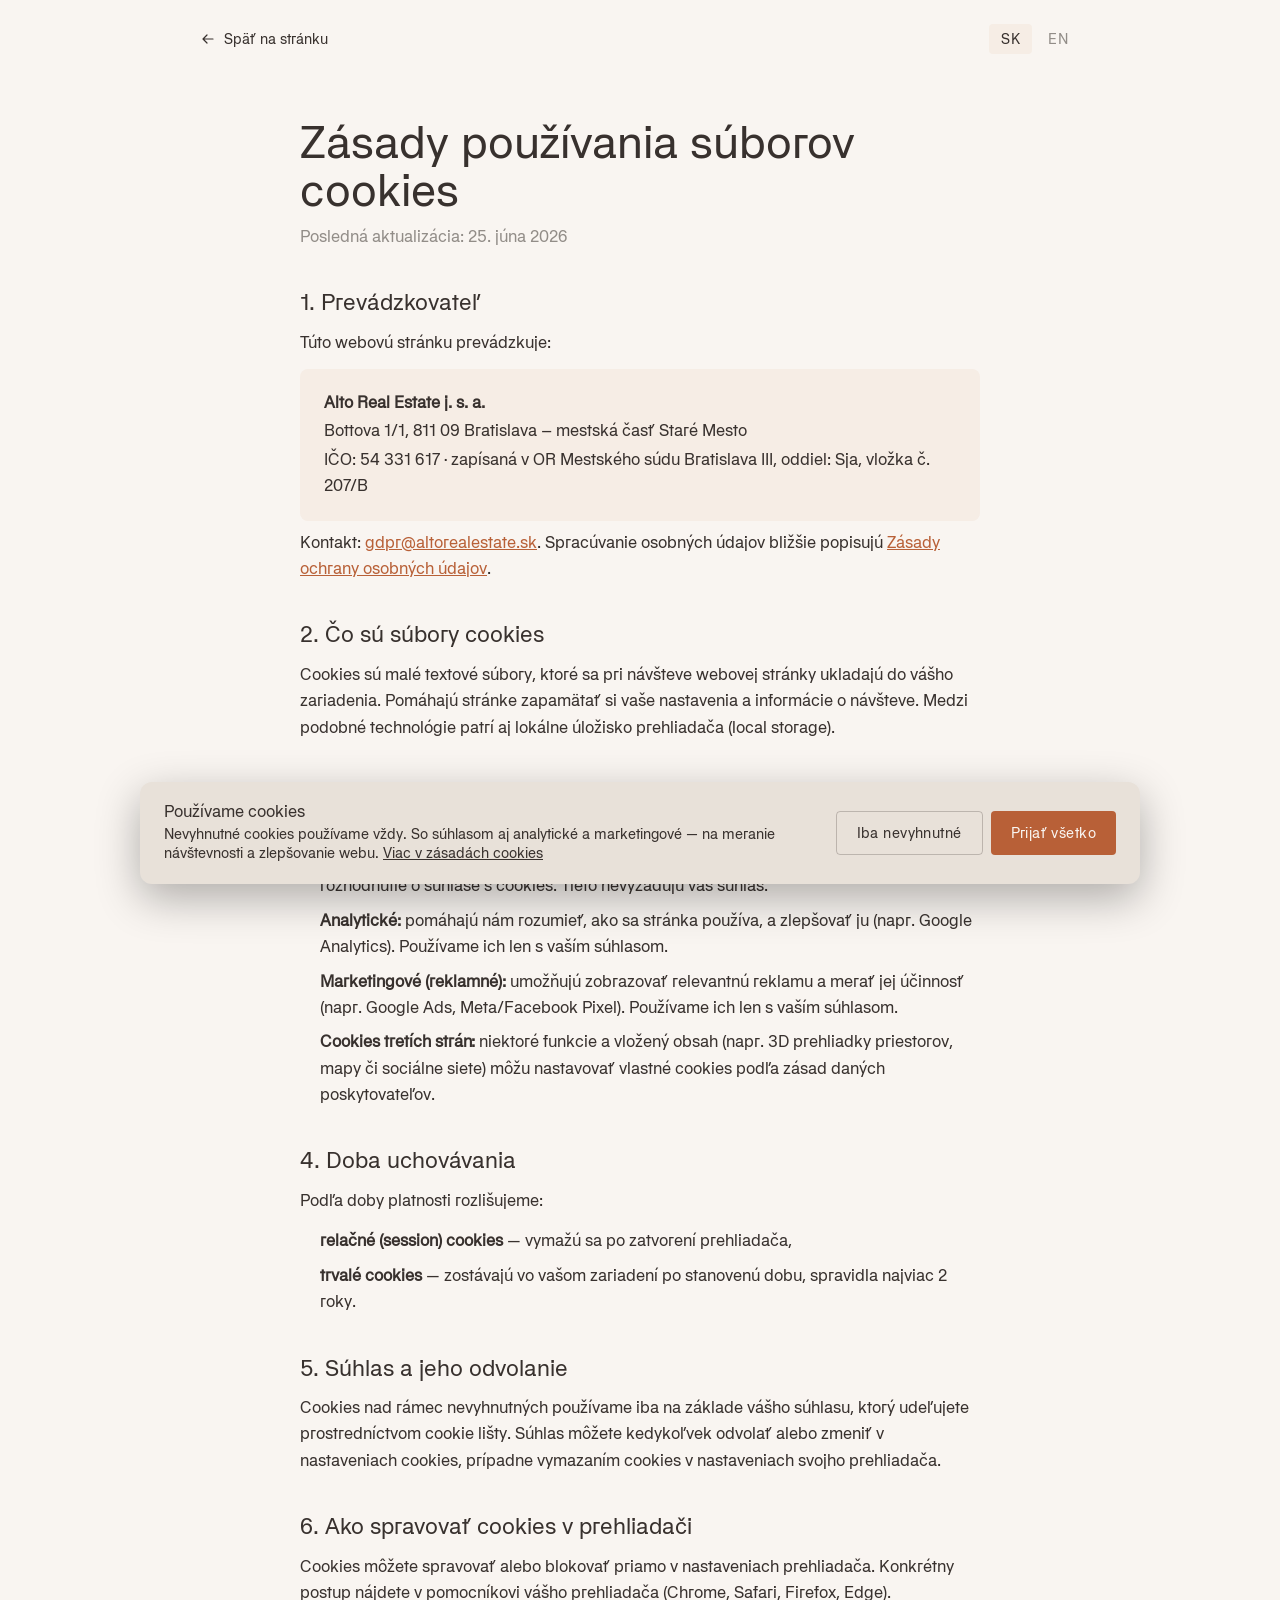
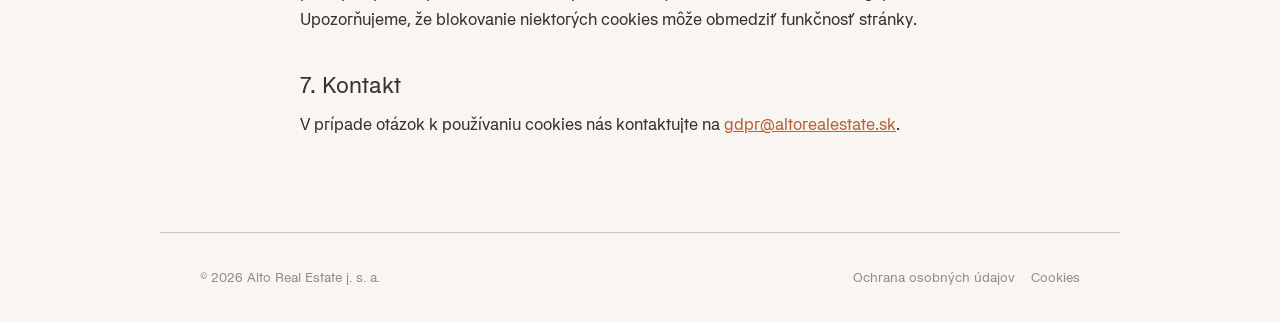
<file: cookies.html>
<!DOCTYPE html>
<html lang="sk">
<head>
  <meta charset="UTF-8" />
  <!-- Consent Mode v2 defaults — must run before Google Tag Manager -->
  <script>
    window.dataLayer=window.dataLayer||[];function gtag(){dataLayer.push(arguments);}
    gtag('consent','default',{ad_storage:'denied',ad_user_data:'denied',ad_personalization:'denied',analytics_storage:'denied',functionality_storage:'granted',security_storage:'granted',wait_for_update:500});
    try{if(localStorage.getItem('jt-consent')==='granted'){gtag('consent','update',{ad_storage:'granted',ad_user_data:'granted',ad_personalization:'granted',analytics_storage:'granted'});}}catch(e){}
  </script>
  <!-- Google Tag Manager -->
  <script>(function(w,d,s,l,i){w[l]=w[l]||[];w[l].push({'gtm.start':
  new Date().getTime(),event:'gtm.js'});var f=d.getElementsByTagName(s)[0],
  j=d.createElement(s),dl=l!='dataLayer'?'&l='+l:'';j.async=true;j.src=
  'https://www.googletagmanager.com/gtm.js?id='+i+dl;f.parentNode.insertBefore(j,f);
  })(window,document,'script','dataLayer','GTM-TXMT3TKH');</script>
  <!-- End Google Tag Manager -->
  <meta name="viewport" content="width=device-width, initial-scale=1.0" />
  <meta name="theme-color" content="#f9f5f1" />
  <meta name="robots" content="index, follow" />
  <title>Zásady používania cookies — Jurkovičova Tepláreň</title>
  <link rel="stylesheet" href="css/styles.css?v=20261118" />
</head>
<body class="legal-body" data-title-sk="Zásady používania cookies — Jurkovičova Tepláreň" data-title-en="Cookie Policy — Jurkovičova Tepláreň">
  <!-- Google Tag Manager (noscript) -->
  <noscript><iframe src="https://www.googletagmanager.com/ns.html?id=GTM-TXMT3TKH"
  height="0" width="0" style="display:none;visibility:hidden"></iframe></noscript>
  <!-- End Google Tag Manager (noscript) -->

  <header class="legal-header">
    <a class="legal-header__back" href="index.html">
      <svg viewBox="0 0 16 16" width="16" height="16" fill="none" aria-hidden="true"><path d="M13 8H3M7 4 3 8l4 4" stroke="currentColor" stroke-width="1.2" stroke-linecap="round" stroke-linejoin="round"/></svg>
      <span data-sk="Späť na stránku" data-en="Back to site">Späť na stránku</span>
    </a>
    <div class="legal-lang">
      <button class="lang-btn is-active" type="button" data-doc-set="sk">SK</button>
      <button class="lang-btn" type="button" data-doc-set="en">EN</button>
    </div>
  </header>

  <main class="legal">
    <!-- ============================ SK ============================ -->
    <div class="legal__doc" data-doc-lang="sk">
      <h1>Zásady používania súborov cookies</h1>
      <p class="legal__updated">Posledná aktualizácia: 25. júna 2026</p>

      <h2>1. Prevádzkovateľ</h2>
      <p>Túto webovú stránku prevádzkuje:</p>
      <div class="legal__entity">
        <p><strong>Alto Real Estate j. s. a.</strong></p>
        <p>Bottova 1/1, 811 09 Bratislava – mestská časť Staré Mesto</p>
        <p>IČO: 54 331 617 · zapísaná v OR Mestského súdu Bratislava III, oddiel: Sja, vložka č. 207/B</p>
      </div>
      <p>Kontakt: <a href="mailto:gdpr@altorealestate.sk">gdpr@altorealestate.sk</a>. Spracúvanie osobných údajov bližšie popisujú <a href="privacy.html">Zásady ochrany osobných údajov</a>.</p>

      <h2>2. Čo sú súbory cookies</h2>
      <p>Cookies sú malé textové súbory, ktoré sa pri návšteve webovej stránky ukladajú do vášho zariadenia. Pomáhajú stránke zapamätať si vaše nastavenia a informácie o návšteve. Medzi podobné technológie patrí aj lokálne úložisko prehliadača (local storage).</p>

      <h2>3. Aké cookies a technológie používame</h2>
      <ul>
        <li><strong>Nevyhnutné (technické):</strong> potrebné na správne fungovanie stránky. Naša stránka napríklad ukladá vašu voľbu jazyka (SK/EN) do lokálneho úložiska prehliadača a uchováva vaše rozhodnutie o súhlase s cookies. Tieto nevyžadujú váš súhlas.</li>
        <li><strong>Analytické:</strong> pomáhajú nám rozumieť, ako sa stránka používa, a zlepšovať ju (napr. Google Analytics). Používame ich len s vaším súhlasom.</li>
        <li><strong>Marketingové (reklamné):</strong> umožňujú zobrazovať relevantnú reklamu a merať jej účinnosť (napr. Google Ads, Meta/Facebook Pixel). Používame ich len s vaším súhlasom.</li>
        <li><strong>Cookies tretích strán:</strong> niektoré funkcie a vložený obsah (napr. 3D prehliadky priestorov, mapy či sociálne siete) môžu nastavovať vlastné cookies podľa zásad daných poskytovateľov.</li>
      </ul>

      <h2>4. Doba uchovávania</h2>
      <p>Podľa doby platnosti rozlišujeme:</p>
      <ul>
        <li><strong>relačné (session) cookies</strong> — vymažú sa po zatvorení prehliadača,</li>
        <li><strong>trvalé cookies</strong> — zostávajú vo vašom zariadení po stanovenú dobu, spravidla najviac 2 roky.</li>
      </ul>

      <h2>5. Súhlas a jeho odvolanie</h2>
      <p>Cookies nad rámec nevyhnutných používame iba na základe vášho súhlasu, ktorý udeľujete prostredníctvom cookie lišty. Súhlas môžete kedykoľvek odvolať alebo zmeniť v nastaveniach cookies, prípadne vymazaním cookies v nastaveniach svojho prehliadača.</p>

      <h2>6. Ako spravovať cookies v prehliadači</h2>
      <p>Cookies môžete spravovať alebo blokovať priamo v nastaveniach prehliadača. Konkrétny postup nájdete v pomocníkovi vášho prehliadača (Chrome, Safari, Firefox, Edge). Upozorňujeme, že blokovanie niektorých cookies môže obmedziť funkčnosť stránky.</p>

      <h2>7. Kontakt</h2>
      <p>V prípade otázok k používaniu cookies nás kontaktujte na <a href="mailto:gdpr@altorealestate.sk">gdpr@altorealestate.sk</a>.</p>
    </div>

    <!-- ============================ EN ============================ -->
    <div class="legal__doc" data-doc-lang="en" hidden>
      <h1>Cookie Policy</h1>
      <p class="legal__updated">Last updated: 25 June 2026</p>

      <h2>1. Operator</h2>
      <p>This website is operated by:</p>
      <div class="legal__entity">
        <p><strong>Alto Real Estate j. s. a.</strong></p>
        <p>Bottova 1/1, 811 09 Bratislava – Staré Mesto, Slovakia</p>
        <p>Company ID (IČO): 54 331 617 · registered in the Commercial Register of the Bratislava III City Court, section: Sja, entry No. 207/B</p>
      </div>
      <p>Contact: <a href="mailto:gdpr@altorealestate.sk">gdpr@altorealestate.sk</a>. The processing of personal data is described in more detail in our <a href="privacy.html">Privacy Policy</a>.</p>

      <h2>2. What are cookies</h2>
      <p>Cookies are small text files stored on your device when you visit a website. They help the site remember your settings and information about your visit. Similar technologies include the browser's local storage.</p>

      <h2>3. Which cookies and technologies we use</h2>
      <ul>
        <li><strong>Necessary (technical):</strong> required for the site to work properly. For example, our site stores your language choice (SK/EN) in the browser's local storage and remembers your cookie consent decision. These do not require your consent.</li>
        <li><strong>Analytics:</strong> help us understand how the site is used and improve it (e.g. Google Analytics). We use them only with your consent.</li>
        <li><strong>Marketing (advertising):</strong> allow us to show relevant ads and measure their effectiveness (e.g. Google Ads, Meta/Facebook Pixel). We use them only with your consent.</li>
        <li><strong>Third-party cookies:</strong> some features and embedded content (e.g. 3D space tours, maps or social networks) may set their own cookies under the policies of those providers.</li>
      </ul>

      <h2>4. Retention period</h2>
      <p>By their validity we distinguish:</p>
      <ul>
        <li><strong>session cookies</strong> — deleted when you close your browser,</li>
        <li><strong>persistent cookies</strong> — remain on your device for a set period, usually no more than 2 years.</li>
      </ul>

      <h2>5. Consent and its withdrawal</h2>
      <p>We use cookies beyond the necessary ones only with your consent, given through the cookie bar. You can withdraw or change your consent at any time in the cookie settings, or by deleting cookies in your browser settings.</p>

      <h2>6. Managing cookies in your browser</h2>
      <p>You can manage or block cookies directly in your browser settings. You will find the exact steps in your browser's help (Chrome, Safari, Firefox, Edge). Please note that blocking some cookies may limit the functionality of the site.</p>

      <h2>7. Contact</h2>
      <p>If you have any questions about the use of cookies, contact us at <a href="mailto:gdpr@altorealestate.sk">gdpr@altorealestate.sk</a>.</p>
    </div>
  </main>

  <footer class="legal-footer">
    <p>© 2026 Alto Real Estate j. s. a.</p>
    <nav>
      <a href="privacy.html" data-sk="Ochrana osobných údajov" data-en="Privacy Policy">Ochrana osobných údajov</a>
      <a href="cookies.html" data-sk="Cookies" data-en="Cookies">Cookies</a>
    </nav>
  </footer>

  <script>
    (function () {
      var KEY = "jt-lang";
      var body = document.body;
      function current() { return localStorage.getItem(KEY) === "en" ? "en" : "sk"; }
      function show(l) {
        document.documentElement.lang = l;
        document.title = body.getAttribute("data-title-" + l) || document.title;
        document.querySelectorAll("[data-doc-lang]").forEach(function (el) {
          el.hidden = el.getAttribute("data-doc-lang") !== l;
        });
        document.querySelectorAll("[data-sk][data-en]").forEach(function (el) {
          el.textContent = el.getAttribute("data-" + l);
        });
        document.querySelectorAll(".legal-lang .lang-btn").forEach(function (b) {
          b.classList.toggle("is-active", b.getAttribute("data-doc-set") === l);
        });
      }
      document.querySelectorAll(".legal-lang .lang-btn").forEach(function (b) {
        b.addEventListener("click", function () {
          var l = b.getAttribute("data-doc-set");
          try { localStorage.setItem(KEY, l); } catch (e) {}
          show(l);
        });
      });
      show(current());
    })();
  </script>
  <script src="js/consent.js"></script>
</body>
</html>
</file>
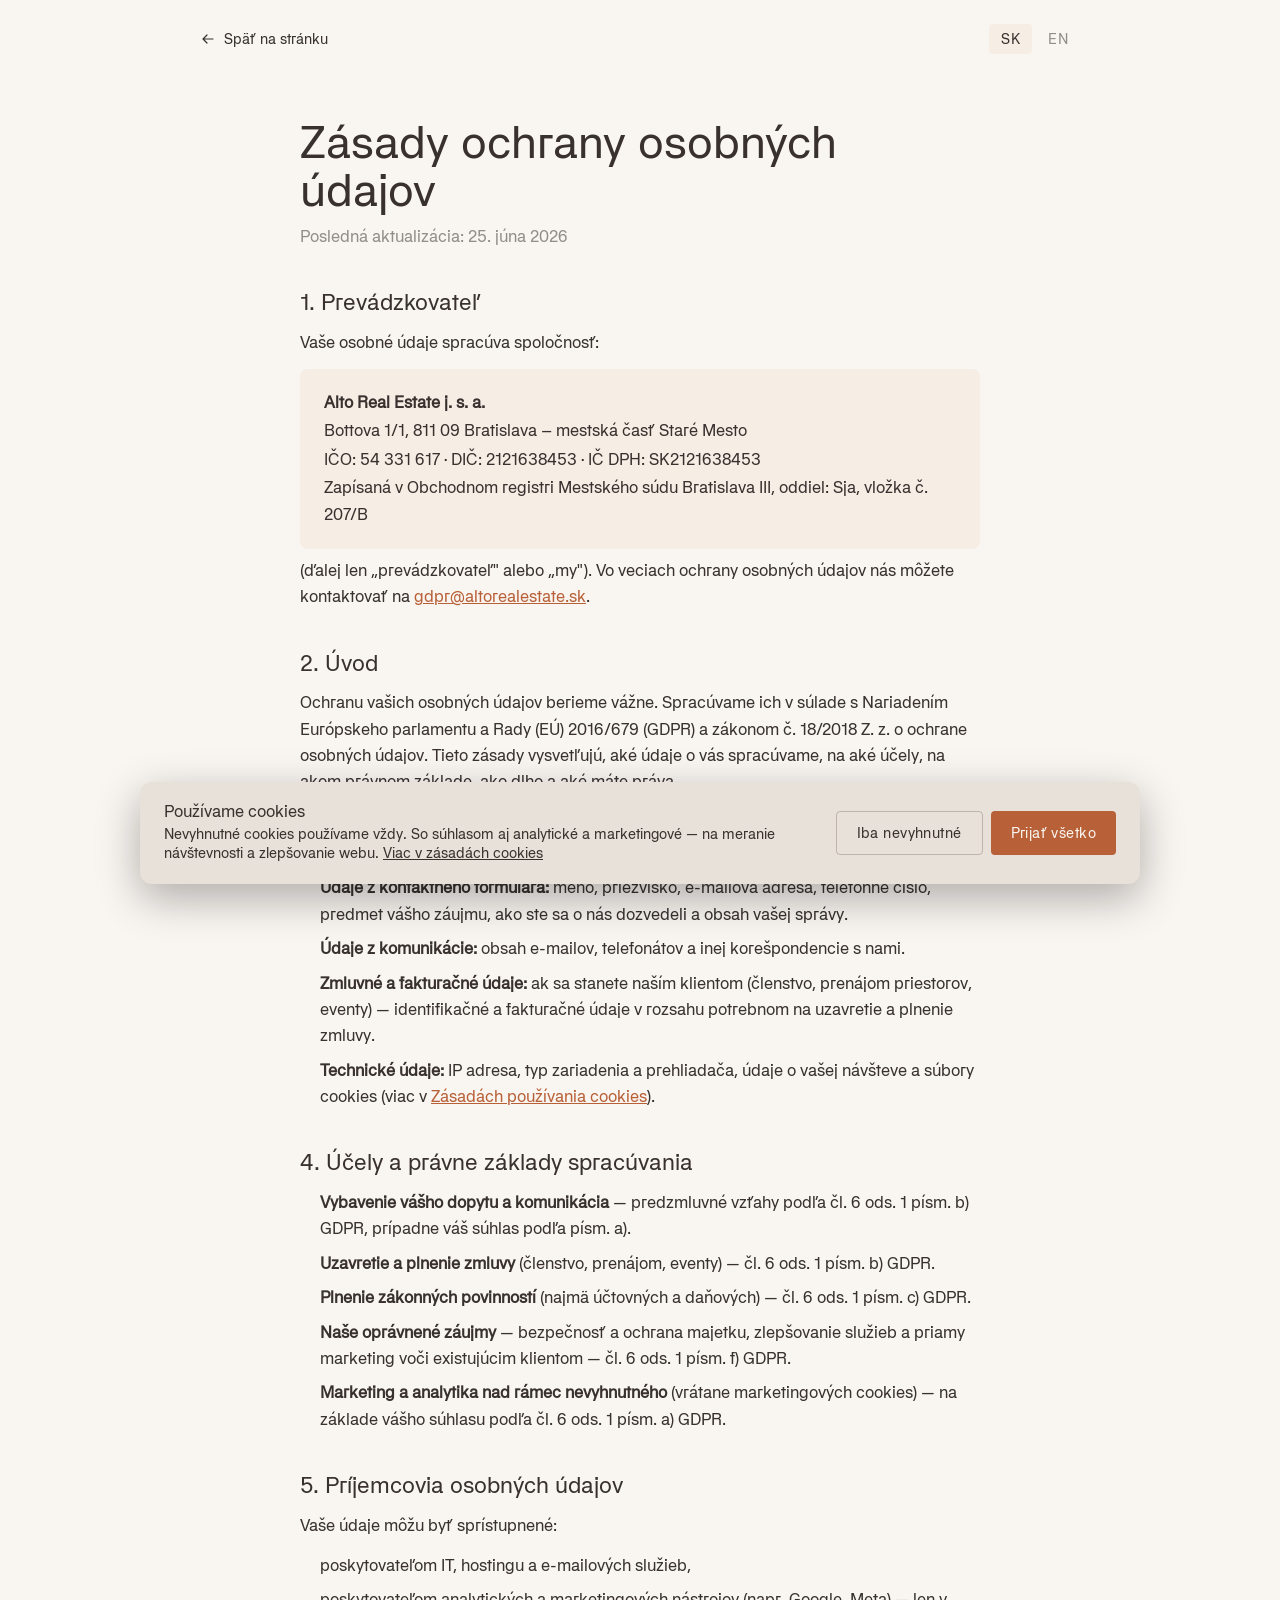
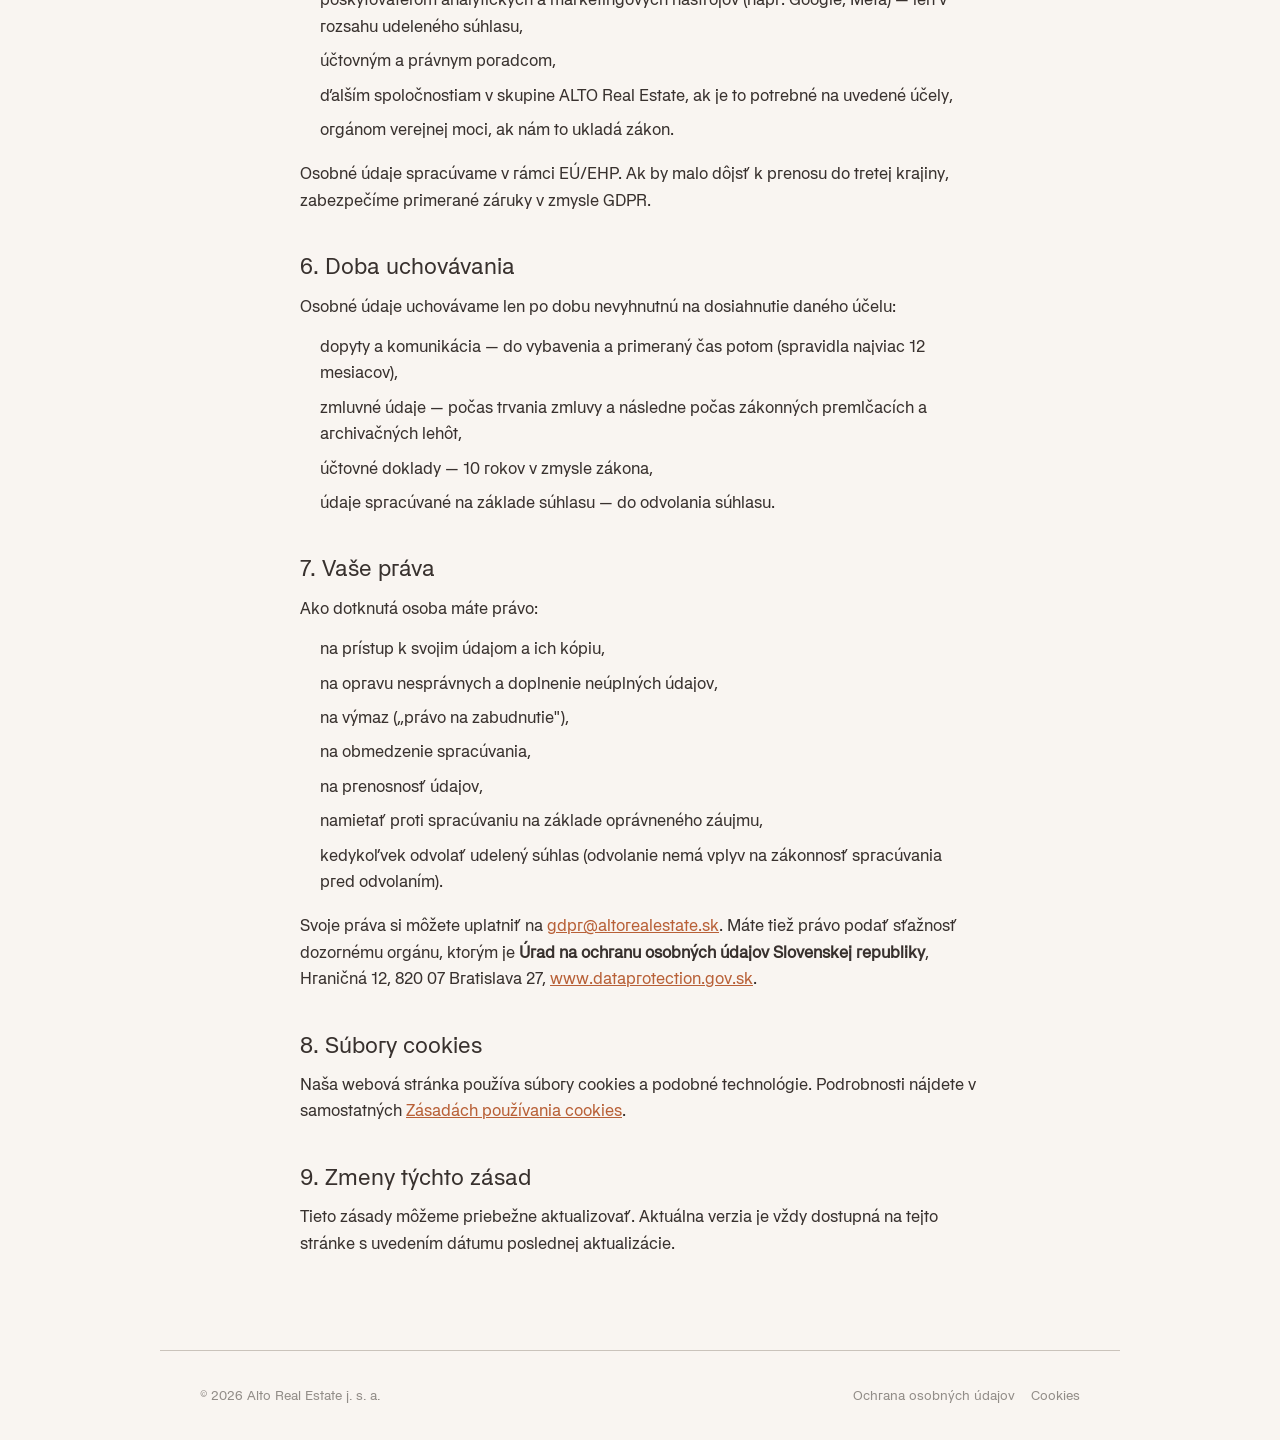
<file: privacy.html>
<!DOCTYPE html>
<html lang="sk">
<head>
  <meta charset="UTF-8" />
  <!-- Consent Mode v2 defaults — must run before Google Tag Manager -->
  <script>
    window.dataLayer=window.dataLayer||[];function gtag(){dataLayer.push(arguments);}
    gtag('consent','default',{ad_storage:'denied',ad_user_data:'denied',ad_personalization:'denied',analytics_storage:'denied',functionality_storage:'granted',security_storage:'granted',wait_for_update:500});
    try{if(localStorage.getItem('jt-consent')==='granted'){gtag('consent','update',{ad_storage:'granted',ad_user_data:'granted',ad_personalization:'granted',analytics_storage:'granted'});}}catch(e){}
  </script>
  <!-- Google Tag Manager -->
  <script>(function(w,d,s,l,i){w[l]=w[l]||[];w[l].push({'gtm.start':
  new Date().getTime(),event:'gtm.js'});var f=d.getElementsByTagName(s)[0],
  j=d.createElement(s),dl=l!='dataLayer'?'&l='+l:'';j.async=true;j.src=
  'https://www.googletagmanager.com/gtm.js?id='+i+dl;f.parentNode.insertBefore(j,f);
  })(window,document,'script','dataLayer','GTM-TXMT3TKH');</script>
  <!-- End Google Tag Manager -->
  <meta name="viewport" content="width=device-width, initial-scale=1.0" />
  <meta name="theme-color" content="#f9f5f1" />
  <meta name="robots" content="index, follow" />
  <title>Zásady ochrany osobných údajov — Jurkovičova Tepláreň</title>
  <link rel="stylesheet" href="css/styles.css?v=20261118" />
</head>
<body class="legal-body" data-title-sk="Zásady ochrany osobných údajov — Jurkovičova Tepláreň" data-title-en="Privacy Policy — Jurkovičova Tepláreň">
  <!-- Google Tag Manager (noscript) -->
  <noscript><iframe src="https://www.googletagmanager.com/ns.html?id=GTM-TXMT3TKH"
  height="0" width="0" style="display:none;visibility:hidden"></iframe></noscript>
  <!-- End Google Tag Manager (noscript) -->

  <header class="legal-header">
    <a class="legal-header__back" href="index.html">
      <svg viewBox="0 0 16 16" width="16" height="16" fill="none" aria-hidden="true"><path d="M13 8H3M7 4 3 8l4 4" stroke="currentColor" stroke-width="1.2" stroke-linecap="round" stroke-linejoin="round"/></svg>
      <span data-sk="Späť na stránku" data-en="Back to site">Späť na stránku</span>
    </a>
    <div class="legal-lang">
      <button class="lang-btn is-active" type="button" data-doc-set="sk">SK</button>
      <button class="lang-btn" type="button" data-doc-set="en">EN</button>
    </div>
  </header>

  <main class="legal">
    <!-- ============================ SK ============================ -->
    <div class="legal__doc" data-doc-lang="sk">
      <h1>Zásady ochrany osobných údajov</h1>
      <p class="legal__updated">Posledná aktualizácia: 25. júna 2026</p>

      <h2>1. Prevádzkovateľ</h2>
      <p>Vaše osobné údaje spracúva spoločnosť:</p>
      <div class="legal__entity">
        <p><strong>Alto Real Estate j. s. a.</strong></p>
        <p>Bottova 1/1, 811 09 Bratislava – mestská časť Staré Mesto</p>
        <p>IČO: 54 331 617 · DIČ: 2121638453 · IČ DPH: SK2121638453</p>
        <p>Zapísaná v Obchodnom registri Mestského súdu Bratislava III, oddiel: Sja, vložka č. 207/B</p>
      </div>
      <p>(ďalej len „prevádzkovateľ" alebo „my"). Vo veciach ochrany osobných údajov nás môžete kontaktovať na <a href="mailto:gdpr@altorealestate.sk">gdpr@altorealestate.sk</a>.</p>

      <h2>2. Úvod</h2>
      <p>Ochranu vašich osobných údajov berieme vážne. Spracúvame ich v súlade s Nariadením Európskeho parlamentu a Rady (EÚ) 2016/679 (GDPR) a zákonom č. 18/2018 Z. z. o ochrane osobných údajov. Tieto zásady vysvetľujú, aké údaje o vás spracúvame, na aké účely, na akom právnom základe, ako dlho a aké máte práva.</p>

      <h2>3. Aké osobné údaje spracúvame</h2>
      <ul>
        <li><strong>Údaje z kontaktného formulára:</strong> meno, priezvisko, e-mailová adresa, telefónne číslo, predmet vášho záujmu, ako ste sa o nás dozvedeli a obsah vašej správy.</li>
        <li><strong>Údaje z komunikácie:</strong> obsah e-mailov, telefonátov a inej korešpondencie s nami.</li>
        <li><strong>Zmluvné a fakturačné údaje:</strong> ak sa stanete naším klientom (členstvo, prenájom priestorov, eventy) — identifikačné a fakturačné údaje v rozsahu potrebnom na uzavretie a plnenie zmluvy.</li>
        <li><strong>Technické údaje:</strong> IP adresa, typ zariadenia a prehliadača, údaje o vašej návšteve a súbory cookies (viac v <a href="cookies.html">Zásadách používania cookies</a>).</li>
      </ul>

      <h2>4. Účely a právne základy spracúvania</h2>
      <ul>
        <li><strong>Vybavenie vášho dopytu a komunikácia</strong> — predzmluvné vzťahy podľa čl. 6 ods. 1 písm. b) GDPR, prípadne váš súhlas podľa písm. a).</li>
        <li><strong>Uzavretie a plnenie zmluvy</strong> (členstvo, prenájom, eventy) — čl. 6 ods. 1 písm. b) GDPR.</li>
        <li><strong>Plnenie zákonných povinností</strong> (najmä účtovných a daňových) — čl. 6 ods. 1 písm. c) GDPR.</li>
        <li><strong>Naše oprávnené záujmy</strong> — bezpečnosť a ochrana majetku, zlepšovanie služieb a priamy marketing voči existujúcim klientom — čl. 6 ods. 1 písm. f) GDPR.</li>
        <li><strong>Marketing a analytika nad rámec nevyhnutného</strong> (vrátane marketingových cookies) — na základe vášho súhlasu podľa čl. 6 ods. 1 písm. a) GDPR.</li>
      </ul>

      <h2>5. Príjemcovia osobných údajov</h2>
      <p>Vaše údaje môžu byť sprístupnené:</p>
      <ul>
        <li>poskytovateľom IT, hostingu a e-mailových služieb,</li>
        <li>poskytovateľom analytických a marketingových nástrojov (napr. Google, Meta) — len v rozsahu udeleného súhlasu,</li>
        <li>účtovným a právnym poradcom,</li>
        <li>ďalším spoločnostiam v skupine ALTO Real Estate, ak je to potrebné na uvedené účely,</li>
        <li>orgánom verejnej moci, ak nám to ukladá zákon.</li>
      </ul>
      <p>Osobné údaje spracúvame v rámci EÚ/EHP. Ak by malo dôjsť k prenosu do tretej krajiny, zabezpečíme primerané záruky v zmysle GDPR.</p>

      <h2>6. Doba uchovávania</h2>
      <p>Osobné údaje uchovávame len po dobu nevyhnutnú na dosiahnutie daného účelu:</p>
      <ul>
        <li>dopyty a komunikácia — do vybavenia a primeraný čas potom (spravidla najviac 12 mesiacov),</li>
        <li>zmluvné údaje — počas trvania zmluvy a následne počas zákonných premlčacích a archivačných lehôt,</li>
        <li>účtovné doklady — 10 rokov v zmysle zákona,</li>
        <li>údaje spracúvané na základe súhlasu — do odvolania súhlasu.</li>
      </ul>

      <h2>7. Vaše práva</h2>
      <p>Ako dotknutá osoba máte právo:</p>
      <ul>
        <li>na prístup k svojim údajom a ich kópiu,</li>
        <li>na opravu nesprávnych a doplnenie neúplných údajov,</li>
        <li>na výmaz („právo na zabudnutie"),</li>
        <li>na obmedzenie spracúvania,</li>
        <li>na prenosnosť údajov,</li>
        <li>namietať proti spracúvaniu na základe oprávneného záujmu,</li>
        <li>kedykoľvek odvolať udelený súhlas (odvolanie nemá vplyv na zákonnosť spracúvania pred odvolaním).</li>
      </ul>
      <p>Svoje práva si môžete uplatniť na <a href="mailto:gdpr@altorealestate.sk">gdpr@altorealestate.sk</a>. Máte tiež právo podať sťažnosť dozornému orgánu, ktorým je <strong>Úrad na ochranu osobných údajov Slovenskej republiky</strong>, Hraničná 12, 820 07 Bratislava 27, <a href="https://www.dataprotection.gov.sk" target="_blank" rel="noopener">www.dataprotection.gov.sk</a>.</p>

      <h2>8. Súbory cookies</h2>
      <p>Naša webová stránka používa súbory cookies a podobné technológie. Podrobnosti nájdete v samostatných <a href="cookies.html">Zásadách používania cookies</a>.</p>

      <h2>9. Zmeny týchto zásad</h2>
      <p>Tieto zásady môžeme priebežne aktualizovať. Aktuálna verzia je vždy dostupná na tejto stránke s uvedením dátumu poslednej aktualizácie.</p>
    </div>

    <!-- ============================ EN ============================ -->
    <div class="legal__doc" data-doc-lang="en" hidden>
      <h1>Privacy Policy</h1>
      <p class="legal__updated">Last updated: 25 June 2026</p>

      <h2>1. Data controller</h2>
      <p>Your personal data is processed by:</p>
      <div class="legal__entity">
        <p><strong>Alto Real Estate j. s. a.</strong></p>
        <p>Bottova 1/1, 811 09 Bratislava – Staré Mesto, Slovakia</p>
        <p>Company ID (IČO): 54 331 617 · Tax ID (DIČ): 2121638453 · VAT ID: SK2121638453</p>
        <p>Registered in the Commercial Register of the Bratislava III City Court, section: Sja, entry No. 207/B</p>
      </div>
      <p>(the "controller" or "we"). For any data protection matters you can contact us at <a href="mailto:gdpr@altorealestate.sk">gdpr@altorealestate.sk</a>.</p>

      <h2>2. Introduction</h2>
      <p>We take the protection of your personal data seriously. We process it in accordance with Regulation (EU) 2016/679 of the European Parliament and of the Council (GDPR) and Act No. 18/2018 Coll. on the Protection of Personal Data. This policy explains what data we process, for what purposes, on what legal basis, for how long and what rights you have.</p>

      <h2>3. What personal data we process</h2>
      <ul>
        <li><strong>Contact form data:</strong> first name, surname, e-mail address, phone number, your area of interest, how you heard about us and the content of your message.</li>
        <li><strong>Communication data:</strong> the content of e-mails, calls and other correspondence with us.</li>
        <li><strong>Contract and billing data:</strong> if you become our client (membership, space rental, events) — identification and billing data to the extent needed to conclude and perform the contract.</li>
        <li><strong>Technical data:</strong> IP address, device and browser type, information about your visit and cookies (see the separate <a href="cookies.html">Cookie Policy</a>).</li>
      </ul>

      <h2>4. Purposes and legal bases</h2>
      <ul>
        <li><strong>Handling your enquiry and communicating with you</strong> — pre-contractual steps under Art. 6(1)(b) GDPR, or your consent under Art. 6(1)(a).</li>
        <li><strong>Conclusion and performance of a contract</strong> (membership, rental, events) — Art. 6(1)(b) GDPR.</li>
        <li><strong>Compliance with legal obligations</strong> (in particular accounting and tax) — Art. 6(1)(c) GDPR.</li>
        <li><strong>Our legitimate interests</strong> — security and protection of property, improving our services and direct marketing to existing clients — Art. 6(1)(f) GDPR.</li>
        <li><strong>Marketing and analytics beyond what is necessary</strong> (including marketing cookies) — based on your consent under Art. 6(1)(a) GDPR.</li>
      </ul>

      <h2>5. Recipients of personal data</h2>
      <p>Your data may be disclosed to:</p>
      <ul>
        <li>providers of IT, hosting and e-mail services,</li>
        <li>providers of analytics and marketing tools (e.g. Google, Meta) — only to the extent of the consent granted,</li>
        <li>accounting and legal advisors,</li>
        <li>other companies within the ALTO Real Estate group, where necessary for the stated purposes,</li>
        <li>public authorities where required by law.</li>
      </ul>
      <p>We process personal data within the EU/EEA. Should any transfer to a third country occur, we will ensure appropriate safeguards under the GDPR.</p>

      <h2>6. Retention period</h2>
      <p>We keep personal data only for as long as necessary to achieve the relevant purpose:</p>
      <ul>
        <li>enquiries and communication — until resolved and for a reasonable time afterwards (usually no more than 12 months),</li>
        <li>contract data — for the duration of the contract and subsequently for statutory limitation and archiving periods,</li>
        <li>accounting documents — 10 years as required by law,</li>
        <li>data processed based on consent — until consent is withdrawn.</li>
      </ul>

      <h2>7. Your rights</h2>
      <p>As a data subject you have the right:</p>
      <ul>
        <li>to access your data and obtain a copy,</li>
        <li>to rectify inaccurate and complete incomplete data,</li>
        <li>to erasure (the "right to be forgotten"),</li>
        <li>to restriction of processing,</li>
        <li>to data portability,</li>
        <li>to object to processing based on legitimate interest,</li>
        <li>to withdraw consent at any time (withdrawal does not affect the lawfulness of processing before withdrawal).</li>
      </ul>
      <p>You can exercise your rights at <a href="mailto:gdpr@altorealestate.sk">gdpr@altorealestate.sk</a>. You also have the right to lodge a complaint with the supervisory authority, the <strong>Office for Personal Data Protection of the Slovak Republic</strong>, Hraničná 12, 820 07 Bratislava 27, <a href="https://www.dataprotection.gov.sk" target="_blank" rel="noopener">www.dataprotection.gov.sk</a>.</p>

      <h2>8. Cookies</h2>
      <p>Our website uses cookies and similar technologies. Details are available in the separate <a href="cookies.html">Cookie Policy</a>.</p>

      <h2>9. Changes to this policy</h2>
      <p>We may update this policy from time to time. The current version is always available on this page, with the date of the last update.</p>
    </div>
  </main>

  <footer class="legal-footer">
    <p>© 2026 Alto Real Estate j. s. a.</p>
    <nav>
      <a href="privacy.html" data-sk="Ochrana osobných údajov" data-en="Privacy Policy">Ochrana osobných údajov</a>
      <a href="cookies.html" data-sk="Cookies" data-en="Cookies">Cookies</a>
    </nav>
  </footer>

  <script>
    (function () {
      var KEY = "jt-lang";
      var body = document.body;
      function current() { return localStorage.getItem(KEY) === "en" ? "en" : "sk"; }
      function show(l) {
        document.documentElement.lang = l;
        document.title = body.getAttribute("data-title-" + l) || document.title;
        document.querySelectorAll("[data-doc-lang]").forEach(function (el) {
          el.hidden = el.getAttribute("data-doc-lang") !== l;
        });
        document.querySelectorAll("[data-sk][data-en]").forEach(function (el) {
          el.textContent = el.getAttribute("data-" + l);
        });
        document.querySelectorAll(".legal-lang .lang-btn").forEach(function (b) {
          b.classList.toggle("is-active", b.getAttribute("data-doc-set") === l);
        });
      }
      document.querySelectorAll(".legal-lang .lang-btn").forEach(function (b) {
        b.addEventListener("click", function () {
          var l = b.getAttribute("data-doc-set");
          try { localStorage.setItem(KEY, l); } catch (e) {}
          show(l);
        });
      });
      show(current());
    })();
  </script>
  <script src="js/consent.js"></script>
</body>
</html>
</file>
<file: css/styles.css>
/* =========================================================================
   Jurkovičova Tepláreň — Cowork  |  Global styles
   Design tokens extracted 1:1 from Figma
   ========================================================================= */

/* ---------- Fonts -------------------------------------------------------- */
/* "APK Narrative" — licensed webfont (purchased; EULA in _resources).
   The -altJ files are the licensed font with U+004A remapped to the J.ss01
   stylistic alternate; untouched originals sit next to them in /fonts.     */
@font-face {
  font-family: "APK Narrative";
  src: url("../fonts/APKNarrative-Regular-altJ.woff2") format("woff2"),
       url("../fonts/APKNarrative-Regular-altJ.woff")  format("woff");
  font-weight: 400;
  font-style: normal;
  font-display: swap;
}
/* Medium (500) weight file not yet supplied — map to Regular so the real
   typeface is used everywhere. Drop a Medium webfont in /fonts and point
   this face at it to get the exact medium weight.                          */
@font-face {
  font-family: "APK Narrative";
  src: url("../fonts/APKNarrative-Regular-altJ.woff2") format("woff2"),
       url("../fonts/APKNarrative-Regular-altJ.woff")  format("woff");
  font-weight: 500;
  font-style: normal;
  font-display: swap;
}

/* ---------- Design tokens ----------------------------------------------- */
:root {
  /* base colours */
  --stone-100:        #f9f5f1;
  --stone-100-50:     #f9f5f180;
  --stone-100-20:     #f9f5f133;
  --stone-100-10:     #f9f5f11a;
  --stone-200:        #f6ede5;
  --stone-300:        #cac3bb;
  --stone-500:        #928d88;
  --stone-900:        #38312e;
  --stone-900-muted:  #38312e66; /* 40% */
  --stone-900-muted-2:#38312e1a; /* 10% */
  --stone-950:        #221f1d;
  --light-tan:        #e8e1d9;
  --terracota-500:    #b86037;
  --terracota-750:    #844a32;

  /* radii */
  --radius-tiny:   4px;
  --radius-small:  8px;
  --radius-medium: 12px;
  --radius-large:  16px;

  /* effects */
  --blur: 20px;

  /* layout */
  --gutter: 24px;
  --page-pad: 40px;
  --header-h: 96px;          /* sticky header height (48px logo + 2×24px padding) */
  --maxw: 1600px;            /* content frame caps here, then stays centred */
  /* Horizontal padding that keeps content within a centred --maxw frame
     while section backgrounds stay full-bleed beyond it. */
  --pad-x: max(var(--page-pad), calc((100% - var(--maxw)) / 2 + var(--page-pad)));

  /* type families */
  --font: "APK Narrative", -apple-system, "Segoe UI", Roboto, Helvetica, Arial, sans-serif;
}

/* ---------- Reset / base ------------------------------------------------- */
*,
*::before,
*::after { box-sizing: border-box; }

/* Smooth anchor scrolling is handled in JS (slower, custom easing) */
@media (prefers-reduced-motion: reduce) {
  html { scroll-behavior: auto; }
}

/* Lock the page to vertical scrolling: clip any horizontal bleed (full-bleed
   carousels reach the screen edge) and kill the sideways rubber-band that
   otherwise reveals white edges on touch devices. Carousels keep their own
   horizontal scroll via overscroll-behavior-x: contain (below). */
html {
  overflow-x: clip;
  overscroll-behavior-x: none;
}
body {
  margin: 0;
  font-family: var(--font);
  font-weight: 400;
  color: var(--stone-900);
  background: var(--stone-100);
  -webkit-font-smoothing: antialiased;
  text-rendering: optimizeLegibility;
  overflow-x: clip;
  overscroll-behavior-x: none;
}

img { display: block; max-width: 100%; }
a { color: inherit; text-decoration: none; }

/* ---- Lenis smooth scroll (recommended base rules) --------------------- */
html.lenis, html.lenis body { height: auto; }
.lenis.lenis-smooth { scroll-behavior: auto !important; }
.lenis.lenis-smooth [data-lenis-prevent] { overscroll-behavior: contain; }
.lenis.lenis-stopped { overflow: hidden; }

/* ---- Scroll reveal: slow expo-out fade + rise, triggered once --------- */
.reveal {
  opacity: 0;
  transform: translateY(28px);
  transition:
    opacity 1540ms cubic-bezier(.16, 1, .3, 1) var(--rd, 0ms),
    transform 1540ms cubic-bezier(.16, 1, .3, 1) var(--rd, 0ms);
  will-change: opacity, transform;
}
.reveal.is-in { opacity: 1; transform: none; }
@media (prefers-reduced-motion: reduce) {
  .reveal { opacity: 1; transform: none; transition: none; }
}
/* accordion divider lines draw in left→right (bydiorama-style). JS adds
   .line-reveal (line scaled to zero from its left edge, no transition so
   nothing visibly collapses) and then .line-in on scroll-in, which lets the
   row's own transform transition grow it back; --ld staggers rows in a list. */
.offer-item::before, .evrow::before, .faq-item::before { transform-origin: left; }
.line-reveal:not(.line-in)::before { transform: scaleX(0); transition: none; }
button { font-family: inherit; cursor: pointer; border: none; background: none; }
ul { list-style: none; margin: 0; padding: 0; }

/* ---------- Type helpers (from Figma text styles) ----------------------- */
.h-xl    { font-size: 48px; line-height: 1;   letter-spacing: 0;    font-weight: 400; }
.label-l { font-size: 16px; line-height: 1;   letter-spacing: 3px;  font-weight: 400; }
.label-s { font-size: 14px; line-height: 1.4; letter-spacing: 3px;  font-weight: 400; }
.body-lg { font-size: 16px; line-height: 1.5; letter-spacing: 0;    font-weight: 400; }
.body-md { font-size: 14px; line-height: 1.4; letter-spacing: 0;    font-weight: 400; }
.body-md-str { font-size: 14px; line-height: 1.4; letter-spacing: 0; font-weight: 500; }

/* ---------- Layout container -------------------------------------------- */
.container {
  width: 100%;
  max-width: var(--maxw);
  margin: 0 auto;
  padding-left: var(--page-pad);
  padding-right: var(--page-pad);
}

/* ====================================================================== */
/*  00 — HEADER                                                            */
/* ====================================================================== */
.site-header {
  position: sticky;
  top: 0;
  z-index: 100;
  background: transparent;
}
/* glass veil (dark fade for legibility) — fades in only after scrolling */
.site-header::after {
  content: "";
  position: absolute;
  inset: 0;
  z-index: -1;
  pointer-events: none;
  background: linear-gradient(
    180deg,
    rgba(34, 31, 29, 0.5) 0%,
    rgba(34, 31, 29, 0.22) 52%,
    rgba(34, 31, 29, 0) 100%
  );
  opacity: 0;
  transition: opacity .56s ease;
}
/* Progressive backdrop blur: ~0 at the bottom edge → ~100px at the top.
   Stacked layers each blur more and are masked to a higher band.
   Hidden at the very top of the page; fades in after the first scroll. */
.site-header__blur {
  position: absolute;
  inset: 0;
  z-index: -1;
  pointer-events: none;
  opacity: 0;
  transition: opacity .56s ease;
}
body.hdr-glass .site-header::after,
body.hdr-glass .site-header__blur { opacity: 1; }
.site-header__blur > div { position: absolute; inset: 0; }
.site-header__blur > div:nth-child(1) {
  -webkit-backdrop-filter: blur(4px);  backdrop-filter: blur(4px);
  -webkit-mask-image: linear-gradient(to top, transparent 0%, #000 22%);
          mask-image: linear-gradient(to top, transparent 0%, #000 22%);
}
.site-header__blur > div:nth-child(2) {
  -webkit-backdrop-filter: blur(10px);  backdrop-filter: blur(10px);
  -webkit-mask-image: linear-gradient(to top, transparent 18%, #000 42%);
          mask-image: linear-gradient(to top, transparent 18%, #000 42%);
}
.site-header__blur > div:nth-child(3) {
  -webkit-backdrop-filter: blur(24px);  backdrop-filter: blur(24px);
  -webkit-mask-image: linear-gradient(to top, transparent 38%, #000 62%);
          mask-image: linear-gradient(to top, transparent 38%, #000 62%);
}
.site-header__blur > div:nth-child(4) {
  -webkit-backdrop-filter: blur(50px);  backdrop-filter: blur(50px);
  -webkit-mask-image: linear-gradient(to top, transparent 58%, #000 82%);
          mask-image: linear-gradient(to top, transparent 58%, #000 82%);
}
.site-header__blur > div:nth-child(5) {
  -webkit-backdrop-filter: blur(100px);  backdrop-filter: blur(100px);
  -webkit-mask-image: linear-gradient(to top, transparent 76%, #000 100%);
          mask-image: linear-gradient(to top, transparent 76%, #000 100%);
}
.site-header__inner {
  position: relative;
  display: flex;
  align-items: center;
  gap: var(--gutter);
  padding: 24px var(--page-pad);
  max-width: var(--maxw);
  margin: 0 auto;
}
.site-header__logo {
  display: flex;
  align-items: center;
  color: var(--stone-100);
}
.site-header__spacer { flex: 1; }

/* Inline logo (no external mask, so it renders even from file://) */
.site-header__logo-svg {
  display: block;
  width: auto;
  height: 48px;
  color: var(--stone-100);
  /* subtle shadow keeps the cream mark legible over light sections too */
  filter: drop-shadow(0 1px 5px rgba(0, 0, 0, 0.3));
}

.header-actions {
  display: flex;
  align-items: center;
  gap: 8px;
}

/* buttons ---------------------------------------------------------------- */
.btn {
  display: inline-flex;
  align-items: center;
  justify-content: center;
  gap: 10px;
  height: 40px;
  padding: 10px 16px;
  border-radius: var(--radius-tiny);
  font-size: 14px;
  letter-spacing: 0.42px;
  line-height: 1.4;
  color: var(--stone-100);
  white-space: nowrap;
  transition: background-color .28s ease, transform .21s ease, opacity .28s ease;
}
.btn--primary { background: var(--terracota-500); }
.btn--primary:hover { background: #a25430; }

.btn--icon {
  width: 40px;
  height: 40px;
  padding: 0;
  border-radius: var(--radius-tiny);
  background: var(--stone-900-muted-2);
  backdrop-filter: blur(var(--blur));
  -webkit-backdrop-filter: blur(var(--blur));
  color: var(--stone-100);
}
.btn--icon:hover { background: var(--stone-900-muted); }
.btn--icon svg,
.btn--icon img { width: 16px; height: 16px; display: block; flex: 0 0 16px; }

/* expanded menu dropdown */
.nav-panel {
  position: absolute;
  top: 24px;
  right: var(--page-pad);
  width: 207px;
  padding: 8px;
  border-radius: var(--radius-small);
  background: var(--stone-900-muted);
  backdrop-filter: blur(var(--blur));
  -webkit-backdrop-filter: blur(var(--blur));
  z-index: 20;
  display: flex;
  flex-direction: column;
  gap: 10px;
  /* closed = clipped to the top row (Contact + X sit exactly over the header pill),
     so opening reads as the pill rolling down. clip-path keeps the glass intact and
     costs no layout. Close: roll up first, fade at the very end. */
  --nav-row: 56px; /* 8 + 40 + 8 */
  opacity: 0;
  visibility: hidden;
  clip-path: inset(0 0 calc(100% - var(--nav-row)) 0 round var(--radius-small));
  pointer-events: none;
  transition: clip-path .42s cubic-bezier(.4, 0, .2, 1), opacity .2s ease .24s, visibility 0s linear .46s;
}
body.menu-open .nav-panel {
  opacity: 1;
  visibility: visible;
  clip-path: inset(0 0 0 0 round var(--radius-small));
  pointer-events: auto;
  transition: clip-path .75s cubic-bezier(.16, 1, .3, 1), opacity .18s ease, visibility 0s;
}
/* items arrive one by one while the panel unrolls (--i is set in main.js).
   Keyframes, not transitions, so the hover/press transitions on these elements stay
   untouched; fill is backwards only so :hover opacity still applies afterwards. */
body.menu-open .nav-panel__link,
body.menu-open .nav-panel__lang,
body.menu-open .nav-panel__client {
  animation: navItemIn .6s cubic-bezier(.16, 1, .3, 1) backwards;
  animation-delay: calc(140ms + var(--i, 0) * 50ms);
}
@keyframes navItemIn {
  from { opacity: 0; transform: translateY(-10px); }
  to   { opacity: 1; transform: none; }
}
/* the header pill hides instantly on open and returns once the panel has rolled up */
.header-actions { transition: visibility 0s linear .3s; }
body.menu-open .header-actions { visibility: hidden; transition: visibility 0s; }
.nav-panel__top { display: flex; gap: 10px; align-items: center; }
.nav-panel__contact { flex: 1; }
.nav-panel__x {
  display: flex;
  align-items: center;
  justify-content: center;
  width: 40px;
  height: 40px;
  flex: 0 0 40px;
  border-radius: var(--radius-tiny);
  background: var(--stone-100);
  color: var(--stone-900);
}
.nav-panel__x svg { width: 16px; height: 16px; }
.nav-panel__menu {
  display: flex;
  flex-direction: column;
  gap: 24px;
  padding: 16px;
}
.nav-panel__link {
  font-size: 16px;
  line-height: 1;
  letter-spacing: 0.48px;
  color: var(--stone-100);
  transition: opacity .21s ease;
}
.nav-panel__link:hover { opacity: .7; }
.nav-panel__lang { display: flex; }
.lang-btn {
  flex: 1;
  height: 32px;
  display: flex;
  align-items: center;
  justify-content: center;
  font-size: 14px;
  letter-spacing: 0.42px;
  line-height: 1.4;
  color: var(--stone-100);
  border: 1px solid var(--stone-100-20);
}
.lang-btn:first-child { border-radius: var(--radius-tiny) 0 0 var(--radius-tiny); border-right: none; }
.lang-btn:last-child { border-radius: 0 var(--radius-tiny) var(--radius-tiny) 0; }
.lang-btn.is-active { background: var(--stone-100); color: var(--stone-900); border-color: var(--stone-100); }
.nav-panel__buttons { display: flex; flex-direction: column; gap: 8px; width: 100%; }
/* Client zone — filled button with the user icon (Figma 617:5209) */
.nav-panel__client {
  display: flex;
  align-items: center;
  justify-content: center;
  gap: 8px;
  width: 100%;
  height: 40px;
  padding: 0 8px;
  border-radius: var(--radius-tiny);
  background: var(--stone-100-20);
  font-size: 16px;
  line-height: 1;
  letter-spacing: 0.48px;
  color: var(--stone-100);
}
.nav-panel__client img { width: 16px; height: 16px; flex: 0 0 16px; }
.nav-panel__client:hover { background: rgba(249, 245, 241, 0.32); }

.btn--lg {
  height: 48px;
  padding: 10px 20px;
  font-size: 16px;
  letter-spacing: 0.48px;
  line-height: 1;
}

.ic-arrow { width: 16px; height: 16px; flex: 0 0 16px; display: block; }

/* ====================================================================== */
/*  01 — HERO                                                              */
/* ====================================================================== */
.hero {
  background: var(--terracota-750);
  display: flex;
  flex-direction: column;
  gap: 80px;
  /* pull the hero up so its terracotta sits behind the glass header,
     then add the header height back as top padding so content stays put */
  margin-top: calc(-1 * var(--header-h));
  padding: calc(40px + var(--header-h)) var(--pad-x) 40px;
}

/* ---- Hero preloader: reveal the containers top → bottom on first load --- */
.js-preload .site-header,
.js-preload .hero__headline,
.js-preload .hero__top-right,
.js-preload .hero__slider { opacity: 0; }
.js-preload .hero__headline,
.js-preload .hero__top-right,
.js-preload .hero__slider { transform: translateY(18px); }

.js-preload.is-loaded .site-header,
.js-preload.is-loaded .hero__headline,
.js-preload.is-loaded .hero__top-right,
.js-preload.is-loaded .hero__slider {
  opacity: 1;
  transform: none;
  transition: opacity .91s ease, transform 1.12s cubic-bezier(.16, 1, .3, 1);
}
.js-preload.is-loaded .site-header    { transition-delay: 0ms; }
.js-preload.is-loaded .hero__headline  { transition-delay: 196ms; }
.js-preload.is-loaded .hero__top-right { transition-delay: 392ms; }
.js-preload.is-loaded .hero__slider    { transition-delay: 588ms; }

@media (prefers-reduced-motion: reduce) {
  .js-preload .site-header,
  .js-preload .hero__headline,
  .js-preload .hero__top-right,
  .js-preload .hero__sub,
  .js-preload .hero__vr,
  .js-preload .hero__slider { opacity: 1; transform: none; transition: none; }
}

/* ---- top row ---- */
.hero__top {
  display: flex;
  justify-content: space-between;
  gap: var(--gutter);
  align-items: flex-start;
  width: 100%;
}
.hero__headline {
  flex: 0 0 553px;
  display: flex;
  flex-direction: column;
  gap: 40px;
  align-items: flex-start;
}
.hero__title {
  margin: 0;
  max-width: 513px;
  font-size: 40px;
  line-height: 1.2;
  font-weight: 400;
  color: var(--stone-100);
}
/* right column: subheading on top, VR bar below */
.hero__top-right {
  width: 437px;
  max-width: 100%;
  display: flex;
  flex-direction: column;
  align-items: flex-start;
  gap: 48px;
}
.hero__sub { width: 100%; }
.hero__sub p {
  margin: 0;
  max-width: 420px;
  font-size: 16px;
  line-height: 1.5;
  color: var(--stone-100);
}
.hero__sub .muted { color: var(--stone-100-50); }

/* VR panel — horizontal bar under the subheading */
.hero__vr {
  width: 100%;
  display: flex;
  align-items: flex-start;
  gap: 20px;
  padding: 8px;
  border-radius: var(--radius-small);
  background: var(--stone-100-10);
  backdrop-filter: blur(10px);
  -webkit-backdrop-filter: blur(10px);
}
.hero__vr-info { flex-shrink: 0; display: flex; align-items: flex-start; gap: 12px; }
.hero__vr-menu {
  flex: 0 0 32px;
  width: 32px;
  height: 32px;
  display: flex;
  align-items: center;
  justify-content: center;
  border-radius: var(--radius-tiny);
  background: var(--terracota-750);
  color: var(--stone-100);
}
.hero__vr-menu svg,
.hero__vr-menu img { width: 16px; height: 16px; display: block; }
.hero__vr-title {
  margin: 0;
  font-size: 12px;
  line-height: 1.4;
  letter-spacing: 0.36px;
  color: var(--stone-100);
  white-space: nowrap;
}
.hero__vr-floors { flex: 1 1 0; min-width: 0; display: grid; grid-template-columns: 1fr 1fr; gap: 4px; }
.vr-btn {
  display: flex;
  align-items: center;
  justify-content: center;
  height: 32px;
  padding: 0 14px;
  border-radius: var(--radius-tiny);
  background: var(--stone-100-20);
  backdrop-filter: blur(var(--blur));
  -webkit-backdrop-filter: blur(var(--blur));
  color: var(--stone-100);
  font-size: 14px;
  letter-spacing: 0.42px;
  line-height: 1.4;
  white-space: nowrap;
  transition: background-color .28s ease;
}
.vr-btn:hover { background: rgba(249, 245, 241, 0.32); }

/* ---- slider (expanding panels) ---- */
.hero__slider {
  position: relative;
  display: flex;
  gap: 8px;
  height: 520px;
  width: 100%;
}
.hero-card {
  position: relative;
  flex: 1 1 0;
  min-width: 0;
  height: 100%;
  border-radius: var(--radius-medium);
  overflow: hidden;
  cursor: pointer;
  /* the expand/collapse animation (slowed 50%) */
  transition: flex-grow 1.47s cubic-bezier(0.4, 0, 0.2, 1);
}
.hero-card.is-active { flex-grow: 2.05; }

.hero-card__img {
  position: absolute;
  inset: 0;
  width: 100%;
  height: 100%;
  object-fit: cover;
  object-position: center;
}
.hero-card[data-card="cowork"] .hero-card__img  { object-position: 50% 72%; }
.hero-card[data-card="offices"] .hero-card__img { object-position: 50% 50%; }
.hero-card[data-card="events"] .hero-card__img  { object-position: 50% 32%; }
.hero-card__overlay {
  position: absolute;
  left: 0;
  right: 0;
  bottom: 0;
  height: 150px;
  display: flex;
  align-items: center;
  gap: var(--gutter);
  padding: 40px;
  background: linear-gradient(to bottom, rgba(0, 0, 0, 0) 0%, var(--stone-950) 100%);
}
.hero-card__title {
  margin: 0;
  flex: 0 0 auto;
  font-size: 48px;
  line-height: 1;
  font-weight: 400;
  color: var(--stone-100);
  white-space: nowrap;
}
.hero-card__desc {
  display: flex;
  flex-direction: column;
  gap: 10px;
  flex: 0 0 173px;     /* fixed width (was filling) … */
  width: 173px;
  margin-left: auto;   /* … and aligned to the right of the card */
  opacity: 0;
  transform: translateX(12px);
  transition: opacity .952s ease .308s, transform .952s ease .308s;
  pointer-events: none;
}
.hero-card.is-active .hero-card__desc {
  opacity: 1;
  transform: none;
  pointer-events: auto;
}
.hero-card__desc-text {
  margin: 0;
  font-size: 16px;
  line-height: 1.5;
  color: var(--stone-100);
}
.link-arrow {
  display: inline-flex;
  align-items: center;
  gap: 6px;
  font-size: 16px;
  letter-spacing: 0.48px;
  line-height: 1;
  color: var(--terracota-500);
  white-space: nowrap;
}
.link-arrow:hover { gap: 10px; }
.link-arrow { transition: gap .28s ease; }

/* ====================================================================== */
/*  02 — BUILDING (scroll reveal)                                          */
/* ====================================================================== */
.building {
  position: relative;
  height: 100vh;
  height: 100dvh;          /* always fills the browser window */
  background: var(--stone-300);
  overflow: hidden;
  display: flex;
  align-items: center;
  justify-content: center;
}
.building__media { position: absolute; inset: 0; overflow: hidden; }
.building__img {
  position: absolute;
  left: 50%;
  top: 50%;
  transform: translate(-50%, -50%);
  width: 100%;
  height: 100%;
  max-width: none;
  object-fit: cover;
  /* slight parallax/zoom driven by JS */
  will-change: transform;
}
.building__overlay {
  position: absolute;
  inset: 0;
  background: rgba(56, 49, 46, 0.3);
  mix-blend-mode: multiply;
  opacity: 0;
}
.building__headline {
  position: relative;
  z-index: 2;
  margin: 0 auto;
  max-width: 898px;
  padding: 0 40px;
  text-align: center;
  font-size: 40px;
  line-height: 1.2;
  font-weight: 400;
  color: var(--stone-100);
  opacity: 0;
  transform: translateY(48px);
  will-change: transform, opacity;
}

/* ====================================================================== */
/*  03 — OFFER (accordion + gallery)                                       */
/* ====================================================================== */
.offer { background: var(--stone-900); padding: 80px 0; }
.offer__inner {
  display: flex;
  justify-content: space-between;
  gap: 0;
  align-items: stretch;
  max-width: var(--maxw);
  margin: 0 auto;
  padding: 0 var(--page-pad);
}
.offer__left {
  flex: 0 0 552px;
  display: flex;
  flex-direction: column;
  min-height: 614px;
}

/* accordion — the body's real height is animated by accSetOpen() in main.js
   (no max-height guess → no dead time, no lingering previous item); the top
   divider is a ::before line that draws in left→right on scroll */
.offer__accordion { flex: 1; display: flex; flex-direction: column; }
.offer-item { position: relative; }
.offer-item::before {
  content: "";
  position: absolute;
  left: 0;
  top: 0;
  width: 100%;
  height: 1px;
  background: var(--stone-100-20);
  transition: background-color .56s ease, transform 1.26s cubic-bezier(.16, 1, .3, 1) var(--ld, 0ms);
}
.offer-item.is-active::before { background: var(--stone-100); }
.offer-item.is-active {
  flex: 1 1 auto;
  display: flex;
  flex-direction: column;
}
.offer-item.is-animating { flex: 0 0 auto; }
.offer-item__head {
  display: flex;
  align-items: center;
  justify-content: space-between;
  gap: 24px;
  width: 100%;
  text-align: left;
  padding: 24px 0;
}
.offer-item__title {
  font-size: 30px;
  line-height: 1.2;
  color: var(--stone-100-20);
  transition: color .42s ease;
}
.offer-item.is-active .offer-item__title { color: var(--stone-100); }
.offer-item__head:hover .offer-item__title { color: var(--stone-100-50); }
.offer-item.is-active .offer-item__head:hover .offer-item__title { color: var(--stone-100); }

/* +/- toggle (same mechanism as the sections below) */
.offer-item__toggle { position: relative; width: 20px; height: 20px; flex: 0 0 20px; }
.offer-item__toggle::before,
.offer-item__toggle::after { content: ""; position: absolute; background: var(--stone-100-20); transition: background-color .42s ease; }
.offer-item__toggle::before { left: 2px; right: 2px; top: 9.25px; height: 1.5px; }
.offer-item__toggle::after { top: 2px; bottom: 2px; left: 9.25px; width: 1.5px; transition: opacity .525s cubic-bezier(0.4, 0, 0.2, 1); }
.offer-item.is-active .offer-item__toggle::before { background: var(--stone-100); }
.offer-item.is-active .offer-item__toggle::after { opacity: 0; }

.offer-item__body {
  overflow: hidden;
  height: 0;
  opacity: 0;
  display: flex;
  flex-direction: column;
}
.offer-item.is-active .offer-item__body { height: auto; opacity: 1; flex: 1; }
.offer-item.is-animating .offer-item__body { flex: none; }
.offer-item.is-animating .offer-item__inner { flex: none; }
/* padding lives INSIDE the animated box so a 0-height body is truly 0 */
.offer-item__inner {
  flex: 1;
  display: flex;
  flex-direction: column;
  justify-content: space-between;
  gap: 40px;
  padding: 8px 0 24px;   /* 24px head padding + 8 = the design's 32px title→text gap */
}
.offer-item__text { display: flex; flex-direction: column; gap: 32px; }
.offer-item__desc {
  margin: 0;
  font-size: 16px;
  line-height: 1.3;
  color: var(--stone-100-50);
}

/* office size links → Pricing / Offices tab (Figma 617:4958) */
.offer-links { display: flex; flex-direction: column; gap: 8px; align-items: flex-start; }
.offer-link {
  display: inline-flex;
  align-items: center;
  gap: 8px;
  height: 32px;
  padding: 0 8px 0 10px;
  border-radius: var(--radius-tiny);
  background: var(--stone-950);
  color: var(--stone-100);
  font-size: 16px;
  letter-spacing: 0.48px;
  line-height: 1;
  white-space: nowrap;
}
.offer-link:hover { background: var(--terracota-500); }

/* amenity chips — outlined pills that wrap in rows (Figma 614:2678) */
.offer-chips { display: flex; flex-wrap: wrap; gap: 8px; }
.chip {
  display: inline-flex;
  align-items: center;
  gap: 8px;
  height: 32px;
  padding: 0 12px 0 8px;
  border: 1px solid var(--stone-100-20);
  border-radius: var(--radius-tiny);
  font-size: 14px;
  letter-spacing: 0.42px;
  line-height: 1.4;
  color: var(--stone-100);
  white-space: nowrap;
}
.chip__ic { width: 16px; height: 16px; flex: 0 0 16px; }
.chip sup { font-size: 9px; }

/* gallery — fixed 552px; the centre gutter absorbs the remaining width
   and is the first thing to shrink on narrower viewports */
.offer__gallery {
  flex: 0 0 552px;
  width: 552px;
  position: relative;
  height: 614px;
  border-radius: var(--radius-medium);
  overflow: hidden;
}
.offer__img {
  position: absolute;
  inset: 0;
  width: 100%;
  height: 100%;
  object-fit: cover;
  object-position: center;
}
/* incoming layer for the wipe transition (shared by Offer + Events) */
.gallery-wipe {
  position: absolute;
  inset: 0;
  width: 100%;
  height: 100%;
  object-fit: cover;
  object-position: center;
  z-index: 1;
  pointer-events: none;
  will-change: clip-path, transform;
}
.offer__controls {
  position: absolute;
  right: 8px;
  bottom: 8px;
  display: flex;
  gap: 4px;
  z-index: 2;
}
.offer__ctrl {
  display: flex;
  align-items: center;
  justify-content: center;
  width: 40px;
  height: 40px;
  border-radius: var(--radius-small);
  background: var(--stone-900-muted);
  backdrop-filter: blur(var(--blur));
  -webkit-backdrop-filter: blur(var(--blur));
  color: var(--stone-100);
  transition: background-color .49s ease, transform .49s cubic-bezier(0.16, 1, 0.3, 1);
}
.offer__ctrl:hover { background: var(--terracota-500); scale: 1.06; }
.offer__ctrl svg { width: 16px; height: 16px; }

/* ====================================================================== */
/*  04 — PRICING                                                           */
/* ====================================================================== */
.pricing {
  background: var(--stone-100);
  display: flex;
  flex-direction: column;
  gap: 48px;
  padding: 80px var(--pad-x);
}
.pricing__head { display: flex; flex-direction: column; gap: 80px; }
.pricing__title {
  margin: 0;
  max-width: 553px;
  font-size: 24px;
  line-height: 1.1;
  font-weight: 400;
  color: var(--stone-900);
}
.pricing__bar {
  display: flex;
  align-items: center;
  justify-content: space-between;
}
.pricing__switcher { display: flex; gap: 24px; align-items: flex-end; }
.pricing__tab {
  font-size: 48px;
  line-height: 1;
  color: var(--stone-900-muted-2);
  transition: color .35s ease;
}
.pricing__tab.is-active {
  color: var(--stone-900);
  text-decoration: underline;
  text-decoration-thickness: 3px;
  text-underline-offset: 4px;
}
.pricing__tab:not(.is-active):hover { color: var(--stone-900-muted); }

/* the arrow controls duplicate the Cowork/Offices tabs — not needed */
.pricing__controls { display: none; }
.pricing__ctrl {
  display: flex;
  align-items: center;
  justify-content: center;
  width: 40px;
  height: 40px;
  border-radius: var(--radius-small);
  border: 1px solid var(--stone-900-muted);
  backdrop-filter: blur(10px);
  -webkit-backdrop-filter: blur(10px);
  color: var(--stone-900);
  transition: opacity .28s ease, background-color .28s ease;
}
.pricing__ctrl[aria-disabled="true"] { opacity: .3; pointer-events: none; }
.pricing__ctrl:hover { background: var(--stone-900-muted-2); }
.pricing__ctrl svg { width: 16px; height: 16px; }

.pricing__cards { display: flex; gap: var(--gutter); align-items: stretch; }

.price-card {
  flex: 1 1 0;
  min-width: 0;
  display: flex;
  flex-direction: column;
  gap: 24px;
  padding: 24px;
  border-radius: var(--radius-large);
  background: var(--light-tan);
  overflow: hidden;
}

/* cover photo with the plan name (+ tag) overlaid bottom-left (614:3863) */
.price-card__cover {
  position: relative;
  height: 160px;
  border-radius: var(--radius-tiny);
  overflow: hidden;
  display: flex;
  align-items: flex-end;
  padding: 20px 20px 24px;
}
.price-card__cover img {
  position: absolute;
  inset: 0;
  width: 100%;
  height: 100%;
  object-fit: cover;
  object-position: center;
}
.price-card__cover::after {
  content: "";
  position: absolute;
  inset: 0;
  background: linear-gradient(to bottom, rgba(102, 102, 102, 0), rgba(0, 0, 0, 0.6));
}
.price-card__cover-row { position: relative; z-index: 1; display: flex; align-items: center; gap: 16px; }
.price-card__cover .price-card__name { font-size: 30px; line-height: 1.2; color: var(--stone-100); }
.price-card__name { font-size: 24px; line-height: 1; color: var(--stone-900); white-space: nowrap; }
.price-card__tag {
  display: flex;
  align-items: center;
  justify-content: center;
  height: 24px;
  padding: 0 8px;
  border-radius: var(--radius-tiny);
  background: var(--terracota-500);
  font-size: 14px;
  line-height: 1.4;
  color: var(--stone-100);
  white-space: nowrap;
}
.price-card__desc { margin: 0; font-size: 16px; line-height: 1.5; color: var(--stone-900); min-height: 48px; }
.price-card__sub { font-size: 14px; line-height: 1.4; color: var(--stone-900); max-width: 208px; min-height: 60px; }
/* office sub spans the full card width and reserves equal height so the
   images below line up across the three office cards */
.price-card__sub--office { max-width: none; min-height: 80px; }

/* row of "what your desk includes" icons (above the price), each with a
   dark tooltip on hover — Figma 68:3260 */
.price-card__amen { display: flex; gap: 4px; }
.price-card__amen-item {
  position: relative;
  display: flex;
  align-items: center;
  justify-content: center;
  width: 48px;
  height: 48px;
  border-radius: var(--radius-tiny);
  background: var(--stone-100);
  -webkit-backdrop-filter: blur(10px);
  backdrop-filter: blur(10px);
  color: var(--stone-900);
  cursor: default;
}
.price-card__amen-item img { width: 16px; height: 16px; display: block; }
.price-card__tip {
  position: absolute;
  bottom: calc(100% + 8px);
  left: 0;
  width: max-content;
  max-width: 220px;
  padding: 6px 10px;
  border-radius: var(--radius-small);
  background: var(--stone-900);
  color: var(--stone-100);
  font-size: 14px;
  line-height: 1.3;
  opacity: 0;
  visibility: hidden;
  pointer-events: none;
  transform-origin: bottom left;        /* §7: emerge from the icon it belongs to */
  transform: translateY(4px) scale(.96);
  transition: opacity .21s ease, transform .21s cubic-bezier(.16, 1, .3, 1);
  z-index: 5;
}
.price-card__amen-item:hover .price-card__tip,
.price-card__amen-item:focus-visible .price-card__tip {
  opacity: 1;
  visibility: visible;
  transform: translateY(0) scale(1);
}

.price-card__price-block { display: flex; flex-direction: column; gap: 8px; }
.price-card__from { font-size: 14px; letter-spacing: 0.42px; line-height: 1.4; color: var(--stone-900-muted); }
.price-card__price { display: flex; gap: 8px; align-items: flex-end; padding: 7px 0; color: var(--stone-900); }
.price-card__amount { font-size: 48px; line-height: 1; }
.price-card__unit { font-size: 14px; letter-spacing: 0.42px; line-height: 1.4; }

.price-card__cta {
  display: flex;
  align-items: center;
  justify-content: center;
  height: 48px;
  padding: 10px 20px;
  border-radius: var(--radius-tiny);
  background: var(--terracota-500);
  color: var(--stone-100);
  font-size: 16px;
  letter-spacing: 0.48px;
  line-height: 1;
  transition: background-color .28s ease;
}
.price-card__cta:hover { background: #a25430; }

/* "I am interested" + "Explore in VR" side by side (614:4073) */
.price-card__actions { display: flex; gap: 8px; }
.price-card__actions .price-card__cta { flex: 1 1 0; min-width: 0; padding: 10px 20px; }  /* same padding as the VR button → equal widths */
.price-card__vr {
  flex: 1 1 0;
  min-width: 0;
  display: inline-flex;
  align-items: center;
  justify-content: center;
  gap: 8px;
  height: 48px;
  padding: 10px 20px;
  border-radius: var(--radius-tiny);
  background: var(--stone-900-muted-2);
  color: var(--stone-900);
  font-size: 16px;
  letter-spacing: 0.48px;
  line-height: 1;
  white-space: nowrap;
}
.price-card__vr:hover { background: var(--stone-900); color: var(--stone-100); }
.ic-3d { width: 16px; height: 16px; flex: 0 0 16px; display: block; }

.price-card__list { display: flex; flex-direction: column; gap: 12px; }
.price-card__item { display: flex; gap: 8px; align-items: center; }
.price-card__item img { width: 16px; height: 16px; flex: 0 0 16px; }
.price-card__item span { font-size: 14px; line-height: 1.4; color: var(--stone-900); }
.price-card__item--strong span { font-weight: 500; }

/* Offices-tab cards (different layout: photo + spec list) */
.pricing__cards--offices { /* 3 wider cards instead of 4 */ }
.price-card__office-head {
  display: flex;
  flex-direction: column;
  gap: 24px;
  min-height: 90px;
  width: 100%;
}
.price-card__sub--office { max-width: none; }
.price-card__bestfor {
  align-self: flex-start;
  display: inline-flex;
  align-items: center;
  height: 24px;
  padding: 0 8px;
  border-radius: var(--radius-tiny);
  background: var(--stone-100);
  font-size: 14px;
  font-weight: 500;
  line-height: 1.4;
  color: var(--stone-500);
  white-space: nowrap;
  max-width: 100%;
  overflow: hidden;
}
.price-card__image {
  width: 100%;
  height: 152px;
  border-radius: var(--radius-tiny);
  overflow: hidden;
  background: var(--stone-100);
}
.price-card__image img { width: 100%; height: 100%; object-fit: cover; object-position: center; }
.price-card__specs { display: flex; flex-direction: column; }
.price-card__spec {
  display: flex;
  align-items: center;
  justify-content: space-between;
  padding: 16px 0;
  border-bottom: 1px solid var(--stone-300);
  font-size: 14px;
  line-height: 1.4;
  color: var(--stone-900);
}
.price-card__spec sup { font-size: 9px; }
.price-card__por {
  margin: 0;
  padding-top: 16px;
  text-align: center;
  font-size: 24px;
  line-height: 1;
  color: var(--stone-900);
}

/* ====================================================================== */
/*  05 — EVENTS                                                            */
/* ====================================================================== */
.events {
  background: var(--stone-200);
  display: flex;
  flex-direction: column;
  gap: 48px;
  padding: 80px var(--pad-x);
}
.events__intro { display: flex; flex-direction: column; gap: 32px; color: var(--stone-900); }
.events__title { margin: 0; font-size: 40px; line-height: 1.2; font-weight: 400; }
.events__lead { margin: 0; max-width: 306px; font-size: 16px; line-height: 1.5; }

.events__selector { display: flex; justify-content: space-between; gap: 0; align-items: stretch; height: 614px; }
.events__image {
  position: relative;
  flex: 0 0 552px;
  height: 614px;
  border-radius: var(--radius-medium);
  overflow: hidden;
}
.events__image img {
  position: absolute;
  inset: 0;
  width: 100%;
  height: 100%;
  object-fit: cover;
  object-position: center;
}
.events__spacer { display: none; }

/* accordion of space types — same true-height mechanics + line draw as Offer;
   the image on the left simply follows the open row (no paging arrows) */
.events__list { flex: 0 0 552px; display: flex; flex-direction: column; }
.evrow { position: relative; }
.evrow::before {
  content: "";
  position: absolute;
  left: 0;
  top: 0;
  width: 100%;
  height: 1px;
  background: var(--stone-900);
  transition: transform 1.26s cubic-bezier(.16, 1, .3, 1) var(--ld, 0ms);
}
.evrow.is-active { flex: 1 1 auto; display: flex; flex-direction: column; }
.evrow.is-animating { flex: 0 0 auto; }
.evrow__head {
  display: flex;
  align-items: center;
  justify-content: space-between;
  width: 100%;
  padding: 24px 0;
  text-align: left;
}
.evrow__name { font-size: 24px; line-height: 1.1; color: var(--stone-900); }
.evrow__toggle { position: relative; width: 20px; height: 20px; flex: 0 0 20px; }
.evrow__toggle::before,
.evrow__toggle::after {
  content: "";
  position: absolute;
  background: var(--stone-900);
}
.evrow__toggle::before { left: 2px; right: 2px; top: 9.25px; height: 1.5px; }
.evrow__toggle::after { top: 2px; bottom: 2px; left: 9.25px; width: 1.5px; transition: opacity .525s cubic-bezier(0.4, 0, 0.2, 1); }
.evrow.is-active .evrow__toggle::after { opacity: 0; }

.evrow__body {
  overflow: hidden;
  height: 0;
  opacity: 0;
  display: flex;
  flex-direction: column;
}
.evrow.is-active .evrow__body { height: auto; opacity: 1; flex: 1; }
.evrow.is-animating .evrow__body { flex: none; }
.evrow.is-animating .evrow__inner { flex: none; }
.evrow__inner {
  flex: 1;
  display: flex;
  flex-direction: column;
  justify-content: space-between;
  gap: 24px;
  padding: 8px 0 24px;   /* 24px head padding + 8 = the design's 32px title→text gap */
}
.evrow__desc { margin: 0; font-size: 14px; line-height: 1.4; color: var(--stone-900); }
/* price on its own line, the two buttons underneath (Figma 614:2754) */
.evrow__price {
  display: flex;
  flex-direction: column;
  align-items: flex-start;
  gap: 24px;
  padding-top: 24px;
}
.evrow__amount-line { margin: 0; display: flex; align-items: flex-end; gap: 8px; padding: 7px 0; color: var(--stone-900); }
.evrow__amount { font-size: 48px; line-height: 1; }
.evrow__unit { font-size: 14px; letter-spacing: 0.42px; line-height: 1.4; }
.evrow__actions { display: flex; flex-wrap: wrap; gap: 8px; align-items: flex-start; }
.evrow__cta {
  display: inline-flex;
  align-items: center;
  justify-content: center;
  height: 40px;
  padding: 0 16px;
  border-radius: var(--radius-tiny);
  background: var(--terracota-500);
  color: var(--stone-100);
  font-size: 14px;
  letter-spacing: 0.42px;
  line-height: 1.4;
  white-space: nowrap;
  transition: background-color .28s ease;
}
.evrow__cta:hover { background: #a25430; }
/* "View space in VR" — cream button, terracotta text + cube icon (618:5330) */
.evrow__vr {
  display: inline-flex;
  align-items: center;
  justify-content: center;
  gap: 10px;
  height: 40px;
  padding: 0 16px;
  border-radius: var(--radius-tiny);
  background: var(--stone-100);
  color: var(--terracota-500);
  font-size: 14px;
  letter-spacing: 0.42px;
  line-height: 1.4;
  white-space: nowrap;
}
.evrow__vr:hover { background: var(--terracota-500); color: var(--stone-100); }

/* inclusion */
.events__inclusion { display: flex; flex-direction: column; gap: 40px; }
/* 3-image bento gallery — shown only for the two halls (Figma 622:6481 / 624:6596):
   437 | 899 columns, 560 tall, 24 gaps; the 32px top margin adds to the 48px
   section gap to make the 80px the design has above it */
.events__gallery {
  display: grid;
  grid-template-columns: minmax(0, 1fr) 899px;
  grid-template-rows: 1fr 1fr;
  gap: var(--gutter);
  height: 560px;
  margin-top: 32px;
}
.events__gallery-col { grid-row: 1 / 3; grid-column: 1; display: grid; grid-template-rows: 1fr 1fr; gap: var(--gutter); min-height: 0; }
.events__gallery-item { position: relative; margin: 0; min-height: 0; border-radius: var(--radius-medium); overflow: hidden; background: var(--light-tan); }
.events__gallery-item--main { grid-row: 1 / 3; grid-column: 2; }
.events__gallery-item img { position: absolute; inset: 0; width: 100%; height: 100%; object-fit: cover; object-position: center; display: block; }
.events__inc-title { margin: 0; font-size: 24px; line-height: 1.1; font-weight: 400; color: var(--stone-900); }
.events__inc-cards { display: flex; gap: var(--gutter); align-items: stretch; }
.inc-card {
  flex: 1 1 0;
  min-width: 0;
  display: flex;
  flex-direction: column;
  gap: 22px;
  padding: 24px;
  border-radius: var(--radius-medium);
  background: var(--light-tan);
}
.inc-card__head { display: flex; flex-direction: column; gap: 16px; padding-bottom: 16px; }
.inc-card__label { font-size: 14px; letter-spacing: 0.42px; line-height: 1.4; color: var(--terracota-500); }
.inc-card__title { font-size: 24px; line-height: 1; color: var(--stone-900); }
.inc-card__list { display: flex; flex-direction: column; }
.inc-card__item {
  padding: 16px 0;
  font-size: 14px;
  line-height: 1.4;
  color: var(--stone-900);
  border-bottom: 1px solid var(--stone-300);
}
.inc-card__item:last-child { border-bottom: none; }

/* ====================================================================== */
/*  06 — ABOUT (horizontal gallery)                                        */
/* ====================================================================== */
.about {
  background: var(--stone-900);
  display: flex;
  flex-direction: column;
  gap: 120px;
  padding: 80px var(--pad-x);
}
.about__head { display: flex; align-items: flex-start; justify-content: space-between; gap: 40px; }
.about__text {
  display: flex;
  flex-direction: column;
  gap: 40px;
  max-width: 898px;
  font-size: 24px;
  line-height: 1.1;
  color: var(--stone-100);
}
.about__kicker { margin: 0; font-size: inherit; font-weight: 400; line-height: inherit; color: var(--stone-100-50); }
.about__para { margin: 0; }
.about__brand {
  flex: 0 0 91px;
  width: 91px;
  height: 47px;
}
.about__brand img,
.contact__brand img { width: 100%; height: 100%; object-fit: contain; display: block; }

/* gallery bleeds past the page gutter to the right screen edge */
.about__gallery {
  position: relative;
  overflow: hidden;
  margin-right: calc(-1 * var(--pad-x));
  touch-action: pan-y;
  cursor: grab;
}
.about__gallery.is-dragging { cursor: grabbing; }
.about__track {
  display: flex;
  gap: var(--gutter);
  transition: transform .77s cubic-bezier(0.4, 0, 0.2, 1);
  will-change: transform;
}
.about__slide {
  margin: 0;
  flex: 0 0 553px;
  width: 553px;
  height: 400px;
  border-radius: var(--radius-medium);
  overflow: hidden;
  background: var(--stone-100);
}
.about__slide img { width: 100%; height: 100%; object-fit: cover; object-position: center; -webkit-user-drag: none; user-select: none; pointer-events: none; }
.about__controls { position: absolute; left: 20px; bottom: 20px; display: flex; gap: 4px; z-index: 2; }
.about__ctrl {
  display: flex;
  align-items: center;
  justify-content: center;
  width: 40px;
  height: 40px;
  border-radius: var(--radius-small);
  background: var(--stone-100-20);
  backdrop-filter: blur(10px);
  -webkit-backdrop-filter: blur(10px);
  color: var(--stone-100);
  transition: opacity .28s ease, background-color .28s ease;
}
.about__ctrl:hover { background: rgba(249, 245, 241, 0.35); scale: 1.06; }
.about__ctrl[aria-disabled="true"] { opacity: .35; pointer-events: none; }
.about__ctrl svg { width: 16px; height: 16px; }

/* ====================================================================== */
/*  07 — TOUR (3D)                                                         */
/* ====================================================================== */
/* text colours = base-colors/stone-100 (Figma 614:2851 review) */
.tour { background: var(--stone-900); padding: 60px var(--pad-x); --tour-ink: var(--stone-100); --tour-ink-50: var(--stone-100-50); }
.tour__panel {
  background: var(--stone-950);
  border-radius: var(--radius-medium);
  padding: 16px;
  display: flex;
  align-items: stretch;
  gap: 24px;
}
.tour__head {
  flex: 1 1 0;
  min-width: 0;
  display: flex;
  flex-direction: column;
  gap: 12px;
  align-items: center;
  justify-content: center;
  text-align: center;
}
.tour__title { margin: 0; font-size: 24px; line-height: 1.1; font-weight: 400; color: var(--tour-ink); }
.tour__sub { margin: 0; font-size: 24px; line-height: 1.1; color: var(--tour-ink-50); }
.tour__cards { flex: 1 1 0; min-width: 0; display: flex; gap: 16px; align-items: center; }
.tour__card {
  position: relative;
  flex: 1 1 0;
  min-width: 0;
  height: 368px;
  border-radius: var(--radius-tiny);
  overflow: hidden;
}
.tour__card img {
  position: absolute;
  inset: 0;
  width: 100%;
  height: 100%;
  object-fit: cover;
  transition: transform .7s cubic-bezier(0.4, 0, 0.2, 1);
}
.tour__card:hover img { transform: scale(1.05); }
.tour__card::after {
  content: "";
  position: absolute;
  inset: 0;
  background: rgba(56, 49, 46, 0.3);
  mix-blend-mode: multiply;
}
.tour__btn {
  position: absolute;
  left: 50%;
  top: 50%;
  transform: translate(-50%, -50%);
  z-index: 2;
  display: inline-flex;
  align-items: center;
  gap: 10px;
  height: 40px;
  padding: 10px 20px;
  border-radius: var(--radius-tiny);
  background: var(--stone-100-20);
  backdrop-filter: blur(var(--blur));
  -webkit-backdrop-filter: blur(var(--blur));
  color: var(--tour-ink);
  font-size: 14px;
  letter-spacing: 0.42px;
  line-height: 1.4;
  white-space: nowrap;
  transition: background-color .28s ease, gap .28s ease;
}
.tour__card:hover .tour__btn { background: rgba(249, 245, 241, 0.32); gap: 14px; }

/* ====================================================================== */
/*  08 — AMENITIES (location map)                                          */
/* ====================================================================== */
.amenities { background: var(--stone-900); display: flex; flex-direction: column; }

/* split headline — animates from the sides to centre on scroll */
.amenities__heading {
  display: flex;
  flex-direction: column;
  gap: 24px;
  margin: 0;
  padding: 40px var(--pad-x);
  font-size: clamp(40px, 5.5vw, 80px);
  font-weight: 400;
  line-height: 1.1;
  overflow: hidden;
}
.amenities__line { display: block; margin: 0; width: 100%; will-change: transform; }
.amenities__line--top { color: var(--stone-100-20); text-align: left; }
.amenities__line--bottom { color: var(--stone-100); text-align: right; }

/* map */
.amenities__map { display: flex; justify-content: center; }
.amenities__map-inner {
  position: relative;
  width: 100%;
  max-width: var(--maxw);
  height: 640px;
  overflow: hidden;
}
.amenities__map-img {
  position: absolute;
  inset: 0;
  width: 100%;
  height: 100%;
  background: var(--stone-900) url("../images/amenities/location-map.jpg") center / cover no-repeat;
}
.amenities__vignette {
  position: absolute;
  inset: 0;
  pointer-events: none;
  background:
    linear-gradient(0deg, var(--stone-950) 0%, rgba(56, 49, 46, 0) 19%),
    linear-gradient(270deg, var(--stone-900) 17%, rgba(56, 49, 46, 0) 47%),
    linear-gradient(180deg, var(--stone-900) 0%, rgba(56, 49, 46, 0) 23%);
}

/* rings, pin and distance tags are baked into location-map.jpg */

/* description card */
.amenities__card {
  position: absolute;
  right: 40px;
  top: 50%;
  transform: translateY(-50%);
  width: 437px;
  max-width: calc(100% - 80px);
  min-height: 480px;
  padding: 24px;
  border-radius: var(--radius-medium);
  background: var(--terracota-500);
  display: flex;
  flex-direction: column;
  justify-content: space-between;
  color: var(--stone-900);
}
.amenities__card-text { margin: 0; font-size: 16px; line-height: 1.5; }
.amenities__list { display: flex; flex-direction: column; align-items: flex-start; width: 100%; }
.amenities__list-head {
  max-width: 190px;
  padding: 24px 0;
  font-size: 16px;
  line-height: 1.5;
}
.amenities__chips { display: flex; flex-wrap: wrap; gap: 4px; width: 100%; }
.amenities__row {
  display: inline-flex;
  align-items: center;
  gap: 16px;
  height: 44px;
  padding: 8px 16px;
  border: 1px solid var(--stone-900);
  border-radius: var(--radius-tiny);
  font-size: 16px;
  line-height: 1.5;
  white-space: nowrap;
}
.amenities__row > span:last-child { text-decoration: underline; text-underline-position: from-font; }
.amenities__row[data-hover] { cursor: pointer; transition: opacity .28s ease; }
.amenities__row[data-hover]:hover { opacity: 0.7; }

/* floating thumbnail shown while hovering Cafés / Restaurant / Gallery */
.amenities__hover {
  position: fixed;
  left: 0;
  top: 0;
  z-index: 50;
  width: 264px;
  height: 180px;
  pointer-events: none;
  /* cursor-follow via transform (no left/top layout thrash) — Apple §11.
     JS sets --hx/--hy to the pointer position each move. */
  transform: translate3d(var(--hx, 0), var(--hy, 0), 0);
  will-change: transform;
}
.amenities__hover img {
  width: 100%;
  height: 100%;
  object-fit: cover;
  display: block;
  border-radius: var(--radius-small);
  box-shadow: 0 18px 40px rgba(0, 0, 0, 0.4);
  /* the -112%/-50% offset places the thumbnail left of the cursor; the scale is
     the show/hide transition — the position (above) stays instant. */
  transform: translate(-112%, -50%) scale(0.94);
  transform-origin: 100% 50%;
  opacity: 0;
  transition: opacity .35s ease, transform .35s cubic-bezier(0.4, 0, 0.2, 1);
}
.amenities__hover.is-visible img { opacity: 1; transform: translate(-112%, -50%) scale(1); }

/* ====================================================================== */
/*  09 — FAQ                                                               */
/* ====================================================================== */
.faq { background: var(--stone-950); display: flex; gap: var(--gutter); padding: 40px var(--pad-x); align-items: stretch; }
.faq__left { flex: 1 1 0; min-width: 0; display: flex; flex-direction: column; justify-content: space-between; }
.faq__title { margin: 0; font-size: 48px; line-height: 1; font-weight: 400; color: var(--stone-100); }
.faq__illustration {
  display: block;
  width: 322px;
  height: 171px;
  background: url("../images/faq-illustration.svg") no-repeat left bottom / contain;
}
.faq__spacer { flex: 0 0 92px; }
.faq__list { flex: 0 0 552px; display: flex; flex-direction: column; }

.faq-item { position: relative; color: var(--stone-100); }
.faq-item::before {
  content: "";
  position: absolute;
  left: 0;
  top: 0;
  width: 100%;
  height: 1px;
  background: var(--stone-100-20);
  transition: transform 1.26s cubic-bezier(.16, 1, .3, 1) var(--ld, 0ms);
}
.faq-item__head {
  display: flex;
  align-items: center;
  justify-content: space-between;
  gap: 24px;
  width: 100%;
  padding: 24px 0;
  text-align: left;
}
.faq-item__q { font-size: 16px; line-height: 1.5; color: var(--stone-100); }
.faq-item__toggle { position: relative; width: 20px; height: 20px; flex: 0 0 20px; }
.faq-item__toggle::before,
.faq-item__toggle::after { content: ""; position: absolute; background: var(--stone-100); }
.faq-item__toggle::before { left: 2px; right: 2px; top: 9.25px; height: 1.5px; }
.faq-item__toggle::after { top: 2px; bottom: 2px; left: 9.25px; width: 1.5px; transition: opacity .525s cubic-bezier(0.4, 0, 0.2, 1); }
.faq-item.is-open .faq-item__toggle::after { opacity: 0; }
.faq-item__body { overflow: hidden; height: 0; opacity: 0; }
.faq-item.is-open .faq-item__body { height: auto; opacity: 1; }
.faq-item__inner { padding: 0 0 24px; }
.faq-item__body p { margin: 0; font-size: 14px; line-height: 1.4; color: var(--stone-100-50); }
.faq-item__list { margin: 0; padding-left: 1.1em; display: flex; flex-direction: column; gap: 8px; }
.faq-item__list li { font-size: 14px; line-height: 1.4; color: var(--stone-100-50); }
.faq-item__list li strong { color: var(--stone-100); font-weight: 500; }
.faq-map-btn {
  display: inline-flex; align-items: center; gap: 8px;
  margin-top: 16px;
  height: 36px; padding: 0 16px;
  border-radius: var(--radius-tiny);
  border: 1px solid var(--stone-100-20);
  color: var(--stone-100); font-size: 14px; letter-spacing: 0.42px;
  transition: background-color .28s ease, border-color .28s ease;
}
.faq-map-btn:hover { background: rgba(249, 245, 241, .1); border-color: var(--stone-100); }

/* ====================================================================== */
/*  09 — CONTACT                                                           */
/* ====================================================================== */
.contact { background: var(--stone-900); display: flex; gap: var(--gutter); padding: 40px var(--pad-x); align-items: stretch; justify-content: center; }
.contact__left { flex: 1 1 0; min-width: 0; display: flex; flex-direction: column; justify-content: space-between; padding-right: 88px; }
.contact__intro { display: flex; flex-direction: column; gap: 24px; max-width: 324px; color: var(--stone-100); }
.contact__title { margin: 0; font-size: 48px; line-height: 1; font-weight: 400; }
.contact__lead { margin: 0; font-size: 14px; line-height: 1.4; }
.contact__details { display: flex; flex-direction: column; gap: 40px; }
.contact__address { font-style: normal; font-size: 14px; line-height: 1.4; color: var(--stone-100); }
.contact__people { display: flex; gap: 24px; font-size: 14px; }
.contact__person { flex: 1 1 0; min-width: 0; display: flex; flex-direction: column; gap: 16px; }
.contact__person:first-child { flex: 0 0 207px; }
.contact__person-name { margin: 0; line-height: 1.4; color: var(--stone-100); }
.contact__person-link { margin: 0; line-height: 1.4; color: var(--terracota-500); }
.contact__person-link a { color: var(--terracota-500); }
.contact__brand {
  width: 91px;
  height: 47px;
}
.contact__spacer { flex: 0 0 92px; }

.contact__form { flex: 0 0 552px; display: flex; flex-direction: column; gap: 32px; }
/* anti-spam honeypot — pushed off-screen, NOT display:none (bots skip those) */
.contact__hp { position: absolute; left: -10000px; top: auto; width: 1px; height: 1px; overflow: hidden; }
.contact__inputs { display: flex; flex-direction: column; gap: 16px; }
.field-row { display: flex; gap: 16px; }
.field { flex: 1 1 0; min-width: 0; display: flex; flex-direction: column; gap: 8px; position: relative; }
.field__label { font-size: 14px; letter-spacing: 0.42px; line-height: 1.4; color: var(--stone-100-50); }
.field__input {
  width: 100%;
  height: 48px;
  padding: 14px 0;
  border: none;
  border-bottom: 1px solid var(--stone-100-20);
  background: transparent;
  color: var(--stone-100);
  font-family: inherit;
  font-size: 14px;
  letter-spacing: 0.42px;
  line-height: 1.4;
  border-radius: 0;
  transition: border-color .28s ease;
}
.field__input::placeholder { color: var(--stone-100); opacity: 1; }
.field__input:focus { outline: none; border-bottom-color: var(--stone-100); }
.field__input--area { height: 152px; padding-top: 18px; resize: none; }
.field--select .field__input {
  appearance: none;
  -webkit-appearance: none;
  padding-right: 28px;
  cursor: pointer;
}
.field--select .field__input option { color: #221f1d; }
.field__chevron {
  position: absolute;
  right: 0;
  bottom: 12px;
  width: 24px;
  height: 24px;
  color: var(--stone-100);
  pointer-events: none;
}

/* the hidden attribute must win over component display rules (.field,
   .switch, etc. set display:flex which would otherwise keep them visible) */
[hidden] { display: none !important; }

/* keyboard-only "skip to content" link — visible on focus */
.skip-link {
  position: fixed;
  top: 12px;
  left: 12px;
  z-index: 400;
  padding: 10px 16px;
  border-radius: var(--radius-tiny);
  background: var(--stone-950);
  color: var(--stone-100);
  font-size: 14px;
  letter-spacing: 0.42px;
  transform: translateY(-200%);
}
.skip-link:focus-visible { transform: none; }

/* event-only hall picker — same segmented control as the menu language switch */
.hall-switch { display: inline-flex; }
.hall-btn {
  height: 32px;
  display: flex;
  align-items: center;
  justify-content: center;
  padding: 0 16px;
  font-size: 14px;
  letter-spacing: 0.42px;
  line-height: 1.4;
  color: var(--stone-100);
  border: 1px solid var(--stone-100-20);
  cursor: pointer;
  transition: background-color .21s ease, color .21s ease, border-color .21s ease;
}
.hall-btn:first-child { border-radius: var(--radius-tiny) 0 0 var(--radius-tiny); border-right: none; }
.hall-btn:nth-child(2) { border-radius: 0 var(--radius-tiny) var(--radius-tiny) 0; }
.hall-btn.is-active { background: var(--stone-100); color: var(--stone-900); border-color: var(--stone-100); }

/* custom date picker — trigger reuses .field__input look; popover is a
   light card with a terracotta-accented calendar (shadcn-inspired) */
.datepicker { position: relative; }
.datepicker__trigger {
  display: flex;
  align-items: center;
  justify-content: space-between;
  gap: 12px;
  text-align: left;
  cursor: pointer;
}
.datepicker__value { font-size: 14px; letter-spacing: 0.42px; color: var(--stone-100); }
.datepicker__value.is-placeholder { opacity: .65; }
.datepicker__icon { flex: 0 0 auto; width: 20px; height: 20px; color: var(--stone-100); opacity: .8; }

.datepicker__pop {
  position: absolute;
  top: calc(100% + 8px);
  left: 0;
  z-index: 30;
  width: 300px;
  max-width: calc(100vw - 64px);
  padding: 16px;
  background: var(--stone-100);
  color: var(--stone-900);
  border-radius: var(--radius-medium);
  box-shadow: 0 12px 32px rgba(0, 0, 0, .28);
  /* materialize from the trigger (top-left) instead of a plain pop — §7/§12 */
  transform-origin: top left;
  opacity: 0;
  transform: translateY(-6px) scale(.98);
  transition: opacity .252s ease, transform .252s cubic-bezier(.16, 1, .3, 1);
}
.datepicker__pop.is-open { opacity: 1; transform: none; }
.datepicker__head { display: flex; align-items: center; justify-content: space-between; margin-bottom: 12px; }
.datepicker__month { font-size: 14px; font-weight: 500; color: var(--stone-900); }
.datepicker__nav {
  display: flex; align-items: center; justify-content: center;
  width: 28px; height: 28px;
  border-radius: var(--radius-tiny);
  color: var(--stone-900);
  transition: background-color .21s ease;
}
.datepicker__nav:hover { background: rgba(56, 49, 46, .08); }
.datepicker__nav svg { width: 16px; height: 16px; }
.datepicker__dow { display: grid; grid-template-columns: repeat(7, 1fr); gap: 2px; margin-bottom: 4px; }
.datepicker__dow span { text-align: center; font-size: 12px; color: var(--stone-900-muted); padding: 4px 0; }
.datepicker__grid { display: grid; grid-template-columns: repeat(7, 1fr); gap: 2px; }
.datepicker__cell { aspect-ratio: 1; }
.datepicker__day {
  display: flex; align-items: center; justify-content: center;
  width: 100%; aspect-ratio: 1;
  border-radius: var(--radius-tiny);
  font-size: 14px; color: var(--stone-900);
  transition: background-color .21s ease, color .21s ease;
}
.datepicker__day:hover:not(.is-disabled):not(.is-selected) { background: rgba(56, 49, 46, .08); }
.datepicker__day.is-today { box-shadow: inset 0 0 0 1px var(--terracota-500); }
.datepicker__day.is-selected { background: var(--terracota-500); color: var(--stone-100); }
.datepicker__day.is-disabled { color: var(--stone-900-muted); opacity: .4; cursor: not-allowed; }

.contact__consent { display: flex; gap: 16px; align-items: center; cursor: pointer; }
.contact__checkbox { position: absolute; opacity: 0; width: 0; height: 0; }
.contact__checkbox-box {
  flex: 0 0 24px;
  width: 24px;
  height: 24px;
  border-radius: var(--radius-tiny);
  background: var(--stone-100-20);
  display: flex;
  align-items: center;
  justify-content: center;
  color: var(--stone-100);
}
.contact__checkbox-box svg { width: 16px; height: 16px; opacity: 0; transition: opacity .21s ease; }
.contact__checkbox:checked + .contact__checkbox-box { background: var(--terracota-500); }
.contact__checkbox:checked + .contact__checkbox-box svg { opacity: 1; }
.contact__checkbox:focus-visible + .contact__checkbox-box { outline: 2px solid var(--stone-100-50); outline-offset: 2px; }
.contact__consent-text { font-size: 12px; letter-spacing: 0.36px; line-height: 1.4; color: var(--stone-100); }
.contact__consent-text a { text-decoration: underline; }
.contact__submit {
  align-self: flex-start;
  display: inline-flex;
  align-items: center;
  justify-content: center;
  width: 191px;
  height: 40px;
  border-radius: var(--radius-tiny);
  background: var(--terracota-500);
  color: var(--stone-100);
  font-size: 14px;
  letter-spacing: 0.42px;
  line-height: 1.4;
  transition: background-color .28s ease;
}
.contact__submit:hover { background: #a25430; }

/* ====================================================================== */
/*  10 — FOOTER                                                            */
/* ====================================================================== */
.site-footer {
  background: var(--stone-950);
  display: flex;
  gap: var(--gutter);
  align-items: flex-start;
  justify-content: space-between;
  padding: 40px var(--pad-x);
}
.site-footer__copy { margin: 0; font-size: 14px; line-height: 1.4; color: var(--stone-100); }
.site-footer__links { display: flex; gap: 24px; }
.site-footer__links a { font-size: 14px; line-height: 1.4; color: var(--stone-100); }
.site-footer__links a:hover { color: var(--stone-100-50); }

/* ====================================================================== */
/*  RESPONSIVE                                                             */
/*  Desktop design = 1440; content frame caps at 1600 (see --maxw).        */
/* ====================================================================== */

/* ---- Pricing: drop to 2-up once 4 cards no longer fit a row ----------- */
@media (max-width: 1439px) {
  .pricing__cards { flex-wrap: wrap; }
  .price-card { flex: 1 1 calc(50% - 12px); }
}

/* ---- Tablet (≤1199px): stack the two-column layouts ------------------- */
@media (max-width: 1199px) {
  /* section rhythm: the 80px desktop padding (Figma 614:2617) stays 40px here */
  .offer { padding: 40px 0; }
  .pricing, .events { padding: 40px var(--pad-x); }
  .hero__top { flex-direction: column; gap: 32px; }
  .hero__headline { flex: 0 0 auto; width: 100%; max-width: 640px; }
  .hero__title { font-size: 36px; }
  .hero__top-right { width: 100%; align-items: flex-start; }
  .hero__sub { flex: 0 0 auto; width: 100%; }
  .hero__sub p { max-width: 560px; }
  .hero__vr { flex-wrap: wrap; }
  .hero__slider { height: 440px; }

  /* offer */
  .offer__inner { flex-direction: column; justify-content: flex-start; gap: 32px; }
  .offer__left { flex: 0 0 auto; width: 100%; min-height: 0; }
  .offer__gallery { flex: 0 0 auto; width: 100%; height: 420px; }
  /* desc and amenity grid were touching when the content filled the height —
     give them a fixed 40px gap (top-aligned) instead of space-between */
  .offer-item__inner { justify-content: flex-start; }

  /* events */
  .events__selector { flex-direction: column; justify-content: flex-start; height: auto; gap: 32px; }
  .events__image { flex: 0 0 auto; width: 100%; height: 420px; }
  .events__list { flex: 0 0 auto; width: 100%; }
  .events__inc-cards { flex-wrap: wrap; }
  .events__gallery { grid-template-columns: minmax(0, 1fr) minmax(0, 2fr); height: auto; margin-top: 0; }
  .events__gallery-item--main { aspect-ratio: 899 / 560; }
  .inc-card { flex: 1 1 calc(50% - 12px); }

  /* faq — stack, title + illustration side by side */
  .faq { flex-direction: column; gap: 40px; }
  .faq__left {
    flex: 0 0 auto;
    width: 100%;
    flex-direction: row;
    align-items: flex-end;
    justify-content: space-between;
    gap: 24px;
  }
  .faq__spacer { display: none; }
  .faq__list { flex: 0 0 auto; width: 100%; }

  /* contact */
  .contact { flex-direction: column; gap: 40px; }
  /* column collapses to content height so space-between no longer separates
     the intro from the address — give them an explicit 40px gap */
  .contact__left { flex: 0 0 auto; width: 100%; padding-right: 0; justify-content: flex-start; gap: 40px; }
  .contact__spacer { display: none; }
  .contact__form { flex: 0 0 auto; width: 100%; max-width: 640px; }

  /* about (mobile, Figma 435:2821): "About" + logo on one row, paragraph
     full-width below, then a finger-slideable card carousel */
  .about { gap: 40px; padding: 32px var(--pad-x); }
  .about__head { flex-wrap: wrap; align-items: flex-start; gap: 24px 16px; }
  .about__text { display: contents; }
  /* flex-basis 0 so the headline shrinks and shares the row with the logo
     (basis:auto took max-content width and bumped the logo to its own line) */
  .about__kicker { order: 1; flex: 1 1 0; min-width: 0; }
  .about__brand { order: 2; flex: 0 0 84px; width: 84px; height: auto; margin-top: 4px; }
  .about__para { order: 3; flex: 1 1 100%; }
  .about__slide { flex-basis: 280px; width: 280px; height: 220px; border-radius: 6px; }
  .about__controls { left: 12px; bottom: 12px; }
  .about__ctrl { width: 32px; height: 32px; }
  .about__ctrl svg { width: 14px; height: 14px; }

  /* amenities: card becomes a compact top-right overlay */
  .amenities__card {
    width: min(420px, calc(100% - 48px));
    right: 24px;
    top: 24px;
    transform: none;
    height: auto;
    max-height: calc(100% - 48px);
    overflow-y: auto;
  }
}

/* ---- Small tablet / large phone (≤720px) ----------------------------- */
@media (max-width: 720px) {
  /* tighter, consistent page gutter */
  :root { --page-pad: 32px; }

  /* ---- header: drop the Contact button from the collapsed bar so the logo
     and icon buttons fit without overlapping. Contact stays in the expanded
     menu (.nav-panel__contact). ---- */
  .site-header__inner { gap: 16px; }
  .header-actions > .btn--primary { display: none; }

  /* ---- hero: flatten the top row so the VR widget can sit under the
     slider, and stack everything vertically ---- */
  .hero { gap: 32px; }
  .hero__top,
  .hero__top-right { display: contents; }
  .hero__headline { order: 1; }
  .hero__sub      { order: 2; width: 100%; }
  .hero__slider   { order: 3; }
  .hero__vr       { order: 4; width: 100%; }

  /* slider → vertical stack, each card full width */
  .hero__slider { flex-direction: column; height: auto; gap: 12px; }
  .hero-card { flex: 0 0 auto; height: 220px; }
  .hero-card.is-active { flex-grow: 0; }
  .hero-card__overlay { height: auto; padding: 24px; }
  .hero-card__title { font-size: 32px; }
  /* show the description on every card since they're all full-size now */
  .hero-card__desc { opacity: 1; transform: none; pointer-events: auto; }

  /* VR widget → vertical card: icon + label on top, full-width buttons below */
  .hero__vr { flex-direction: column; align-items: stretch; gap: 4px; padding: 8px; }
  .hero__vr-info { width: 100%; align-items: center; gap: 24px; padding: 20px 24px; }
  .hero__vr-menu { flex: 0 0 48px; width: 48px; height: 48px; }
  .hero__vr-menu svg, .hero__vr-menu img { width: 24px; height: 24px; }
  .hero__vr-title { font-size: 14px; letter-spacing: 0.42px; white-space: normal; }
  .hero__vr-floors { grid-template-columns: 1fr; width: 100%; }
  .vr-btn { height: 40px; }

  /* keep the preloader cascade working on the flattened hero */
  .js-preload .hero__sub,
  .js-preload .hero__vr { opacity: 0; transform: translateY(18px); }
  .js-preload.is-loaded .hero__sub,
  .js-preload.is-loaded .hero__vr {
    opacity: 1;
    transform: none;
    transition: opacity .91s ease, transform 1.12s cubic-bezier(.16, 1, .3, 1);
  }
  .js-preload.is-loaded .hero__sub { transition-delay: 392ms; }
  .js-preload.is-loaded .hero__vr  { transition-delay: 728ms; }

  /* ---- pricing + "what's in the price" cards → horizontal carousels ---- */
  .pricing__cards,
  .events__inc-cards {
    flex-wrap: nowrap;
    align-items: stretch;
    gap: 12px;
    overflow-x: auto;
    scroll-snap-type: x mandatory;
    -webkit-overflow-scrolling: touch;
    overscroll-behavior-x: contain;
    scrollbar-width: none;
    /* bleed past the page gutter to the right screen edge */
    margin-right: calc(-1 * var(--pad-x));
  }
  .pricing__cards::-webkit-scrollbar,
  .events__inc-cards::-webkit-scrollbar { display: none; }
  /* gallery → big image on top, the two small ones side by side below */
  .events__gallery { grid-template-columns: minmax(0, 1fr); grid-template-rows: none; }
  .events__gallery-item--main { grid-row: 1; grid-column: 1; }
  .events__gallery-col { grid-row: 2; grid-column: 1; grid-template-rows: none; grid-template-columns: 1fr 1fr; gap: 12px; }
  .events__gallery-col .events__gallery-item { aspect-ratio: 437 / 268; }
  .price-card,
  .inc-card { flex: 0 0 85%; scroll-snap-align: start; }

  .faq__left { flex-direction: column; align-items: flex-start; }
  .field-row { flex-direction: column; gap: 16px; }
  .contact__people { flex-direction: column; }
  .contact__person:first-child { flex: 0 0 auto; }
  .site-footer { flex-direction: column; gap: 16px; }
  .pricing__title, .events__title { font-size: 32px; }
  /* switcher: shrink so SK "Kancelárie" fits, tighten the gap */
  .pricing__switcher { gap: 16px; }
  .pricing__tab { font-size: 28px; }
  /* "Best for" tag wraps to 2 lines (consistent height) instead of overflowing */
  .price-card__bestfor {
    white-space: normal; height: auto; min-height: 48px;
    padding: 5px 8px; align-items: center; line-height: 1.3;
  }
  /* desk-includes icons: box scales down on mobile, icon stays 16px */
  .price-card__amen-item { width: 40px; height: 40px; }
  /* tour → stack the two cards vertically */
  .tour__panel { flex-direction: column; gap: 24px; }
  .tour__head { padding: 40px 0; }
  /* stack full-width cards (align-items:center from desktop would collapse
     them to 0 width since the image is absolutely positioned) */
  .tour__cards { flex-direction: column; align-items: stretch; }
  .tour__card { flex: 0 0 240px; width: 100%; height: 240px; }

  /* offer: the chips simply wrap on narrow screens */

  /* events: price + full-width CTA stacked (bigger tap target); body flows
     to its natural height instead of a fixed panel with the price pinned down */
  .evrow__inner { justify-content: flex-start; }
  /* full-width stacked buttons: the price column is align-items:flex-start,
     so the actions row has to claim the width itself */
  .evrow__actions { flex-direction: column; align-items: stretch; width: 100%; }
  .evrow__cta, .evrow__vr { width: 100%; }
  /* pricing: the two card buttons stack on narrow cards */
  .price-card__actions { flex-direction: column; }
  .price-card__vr { width: 100%; }

  /* location: description card drops below the map instead of overlaying it */
  .amenities__map-inner { height: auto; display: flex; flex-direction: column; }
  .amenities__map-img {
    position: relative; inset: auto;
    width: 100%; height: auto; aspect-ratio: 786 / 968;
    background-image: url("../images/amenities/location-map_mobile.jpg");
  }
  .amenities__vignette { display: none; }
  .amenities__card {
    position: static; transform: none;
    width: auto; max-width: none; height: auto;
    right: auto; top: auto; max-height: none; overflow: visible;
    margin: 32px;
  }
}

/* ====================================================================== */
/*  LEGAL PAGES (privacy / cookies)                                        */
/* ====================================================================== */
.legal-body { background: var(--stone-100); color: var(--stone-900); min-height: 100vh; display: flex; flex-direction: column; }
.legal-header {
  display: flex;
  align-items: center;
  justify-content: space-between;
  gap: 16px;
  width: 100%;
  max-width: 960px;
  margin: 0 auto;
  padding: 24px var(--page-pad);
}
.legal-header__back { display: inline-flex; align-items: center; gap: 8px; font-size: 14px; color: var(--stone-900); }
.legal-header__back:hover { color: var(--terracota-500); }
.legal-lang { display: flex; gap: 4px; }
.legal-lang .lang-btn {
  flex: 0 0 auto;
  height: auto;
  font-size: 14px; line-height: 1; padding: 8px 12px;
  border: none;
  border-radius: var(--radius-tiny); color: var(--stone-500); background: none;
}
.legal-lang .lang-btn.is-active { color: var(--stone-900); background: var(--stone-200); }

.legal { flex: 1 0 auto; width: 100%; max-width: 760px; margin: 0 auto; padding: 24px var(--page-pad) 80px; }
.legal h1 { font-size: clamp(30px, 5vw, 44px); line-height: 1.1; font-weight: 400; margin: 16px 0 8px; }
.legal__updated { color: var(--stone-500); font-size: 14px; margin: 0 0 36px; }
.legal h2 { font-size: 22px; line-height: 1.25; font-weight: 400; margin: 40px 0 12px; }
.legal p, .legal li { font-size: 16px; line-height: 1.65; }
.legal p { margin: 0 0 14px; }
.legal ul { margin: 0 0 18px; padding-left: 20px; }
.legal li { margin: 0 0 8px; }
.legal a { color: var(--terracota-500); text-decoration: underline; }
.legal__entity { background: var(--stone-200); border-radius: var(--radius-small); padding: 20px 24px; margin: 0 0 8px; }
.legal__entity p { margin: 0 0 2px; }

.legal-footer {
  flex-shrink: 0;
  display: flex; flex-wrap: wrap; align-items: center; justify-content: space-between; gap: 12px;
  width: 100%; max-width: 960px; margin: 0 auto;
  padding: 24px var(--page-pad);
  border-top: 1px solid var(--stone-300);
  font-size: 13px; color: var(--stone-500);
}
.legal-footer nav { display: flex; gap: 16px; }
.legal-footer a { color: var(--stone-500); }
.legal-footer a:hover { color: var(--stone-900); }

/* ---- Cookie consent banner (built from the site's design components) ---- */
.cookie-banner {
  position: fixed;
  left: 0;
  right: 0;
  bottom: 0;
  z-index: 200;
  display: flex;
  justify-content: center;
  padding: 16px;
  transform: translateY(130%);
  transition: transform .77s cubic-bezier(.16, 1, .3, 1);
  pointer-events: none;
}
.cookie-banner.is-open { transform: none; pointer-events: auto; }
.cookie-banner__inner {
  display: flex;
  align-items: center;
  gap: 24px;
  width: 100%;
  max-width: 1000px;
  padding: 20px 24px;
  background: var(--light-tan);
  color: var(--stone-900);
  border-radius: var(--radius-medium);
  box-shadow: 0 14px 44px rgba(0, 0, 0, .3);
}
.cookie-banner__text { flex: 1 1 auto; min-width: 0; }
.cookie-banner__title { margin: 0 0 4px; font-size: 16px; line-height: 1.2; color: var(--stone-900); }
.cookie-banner__desc { margin: 0; font-size: 14px; line-height: 1.4; color: var(--stone-900); }
.cookie-banner__desc a { text-decoration: underline; }
.cookie-banner__actions { flex: 0 0 auto; display: flex; gap: 8px; }
.cookie-banner__btn {
  display: inline-flex;
  align-items: center;
  justify-content: center;
  height: 44px;
  padding: 0 20px;
  border-radius: var(--radius-tiny);
  font-size: 14px;
  letter-spacing: 0.42px;
  line-height: 1;
  white-space: nowrap;
  cursor: pointer;
  transition: background-color .28s ease, border-color .28s ease;
}
.cookie-banner__btn--primary { background: var(--terracota-500); color: var(--stone-100); }
.cookie-banner__btn--primary:hover { background: #a25430; }
.cookie-banner__btn--ghost { background: transparent; border: 1px solid rgba(56, 49, 46, .25); color: var(--stone-900); }
.cookie-banner__btn--ghost:hover { background: rgba(56, 49, 46, .06); border-color: rgba(56, 49, 46, .45); }
@media (max-width: 720px) {
  .cookie-banner { padding: 12px; }
  .cookie-banner__inner { flex-direction: column; align-items: stretch; gap: 16px; padding: 18px; }
  .cookie-banner__actions { flex-direction: column; }
  .cookie-banner__btn { width: 100%; }
}
@media (prefers-reduced-motion: reduce) {
  .cookie-banner { transition: none; }
}

/* ---- 404 page (Figma 498:1232) ----------------------------------------- */
.e404-body { display: flex; flex-direction: column; min-height: 100vh; min-height: 100dvh; background: var(--stone-100); }
.e404-header { position: relative; background: var(--terracota-750); }
.e404 {
  flex: 1;
  display: flex;
  flex-direction: column;
  align-items: center;
  justify-content: center;
  gap: 40px;
  padding: 96px var(--pad-x);
  background: var(--terracota-750);
  text-align: center;
}
.e404__headline { display: flex; flex-direction: column; gap: 40px; align-items: center; }
.e404__label { margin: 0; font-size: 40px; line-height: 1.2; color: var(--stone-100-20); }
.e404__title { margin: 0; max-width: 578px; font-size: 40px; line-height: 1.2; font-weight: 400; color: var(--stone-100); }
.e404__cta {
  display: inline-flex;
  align-items: center;
  justify-content: center;
  height: 40px;
  padding: 10px 16px;
  border-radius: var(--radius-tiny);
  background: var(--stone-100-20);
  backdrop-filter: blur(10px);
  -webkit-backdrop-filter: blur(10px);
  color: var(--stone-100);
  font-size: 14px;
  letter-spacing: 0.42px;
  line-height: 1.4;
  transition: background-color .28s ease;
}
.e404__cta:hover { background: rgba(249, 245, 241, 0.32); }
@media (max-width: 720px) {
  .e404__label, .e404__title { font-size: 28px; }
}

/* ---- Welcome pop-up, first visit only (Figma 498:418) ------------------ */
.welcome {
  position: fixed;
  inset: 0;
  z-index: 300;
  display: flex;
  align-items: center;
  justify-content: center;
  padding: 16px;
  opacity: 0;
  transition: opacity .56s ease;
}
.welcome.is-open { opacity: 1; }
.welcome__overlay { position: absolute; inset: 0; background: var(--stone-900-muted, rgba(56, 49, 46, 0.4)); }
body.welcome-open { overflow: hidden; }
.welcome__dialog {
  position: relative;
  display: flex;
  gap: 24px;
  width: min(899px, 100%);
  height: 477px;
  padding: 40px;
  background: var(--stone-950);
  color: var(--stone-100);
  border-radius: var(--radius-large);
  transform: translateY(16px);
  transition: transform .63s cubic-bezier(.16, 1, .3, 1);
}
.welcome.is-open .welcome__dialog { transform: none; }
.welcome__text { flex: 1 1 0; min-width: 0; display: flex; flex-direction: column; justify-content: space-between; }
.welcome__copy { display: flex; flex-direction: column; gap: 32px; }
.welcome__title { margin: 0; max-width: 379px; font-size: 32px; line-height: 1.2; font-weight: 400; color: var(--stone-100); }
.welcome__title .muted { color: var(--stone-100-20); }
.welcome__desc { margin: 0; max-width: 306px; font-size: 16px; line-height: 1.5; }
.welcome__cta {
  display: inline-flex;
  align-items: center;
  justify-content: center;
  align-self: flex-start;
  height: 40px;
  padding: 0 20px;
  border-radius: var(--radius-tiny);
  background: var(--terracota-500);
  color: var(--stone-100);
  font-size: 16px;
  letter-spacing: 0.48px;
  line-height: 1;
  cursor: pointer;
  transition: background-color .28s ease;
}
.welcome__cta:hover { background: #a25430; }
.welcome__img { flex: 1 1 0; min-width: 0; border-radius: var(--radius-small); overflow: hidden; }
.welcome__img img { width: 100%; height: 100%; object-fit: cover; display: block; }
.welcome__x {
  position: absolute;
  top: 20px;
  right: 20px;
  display: flex;
  align-items: center;
  justify-content: center;
  width: 40px;
  height: 40px;
  border-radius: var(--radius-tiny);
  background: var(--stone-200);
  color: var(--stone-900);
  cursor: pointer;
  transition: background-color .28s ease;
}
.welcome__x:hover { background: var(--stone-100); }
.welcome__x svg { width: 16px; height: 16px; }
@media (max-width: 720px) {
  .welcome__dialog { flex-direction: column; height: auto; max-height: calc(100dvh - 32px); padding: 24px; overflow: auto; }
  .welcome__copy { gap: 20px; padding-right: 48px; /* keep the title clear of the X */ }
  .welcome__title { font-size: 26px; }
  .welcome__cta { margin-top: 24px; width: 100%; }
  .welcome__img { flex: 0 0 180px; }
}
@media (prefers-reduced-motion: reduce) {
  .welcome, .welcome__dialog { transition: none; }
}

/* ---- iPhone Pro (393px) and smaller: About type was oversized ---------- */
@media (max-width: 400px) {
  /* ~30% down from the 24px base; kicker + paragraph inherit this */
  .about__text { font-size: 17px; line-height: 1.3; }
}

/* ====================================================================== */
/*  MOTION & CRAFT POLISH — Apple "Designing Fluid Interfaces" audit       */
/* ====================================================================== */

/* §1 Response / §10 — instant press feedback on every tappable control.
   Matters most on touch, where there is no :hover to fall back on. The
   transform leg is quick (.14s) so the press reads instantly; the colour
   legs keep their .28s. */
.btn, .price-card__cta, .price-card__vr, .contact__submit, .welcome__cta, .cookie-banner__btn,
.evrow__cta, .evrow__vr, .offer-link, .nav-panel__client, .faq-map-btn, .e404__cta, .tour__btn, .vr-btn,
.offer__ctrl, .about__ctrl, .pricing__ctrl,
.lang-btn, .hall-btn, .pricing__tab, .nav-panel__link,
.datepicker__nav, .datepicker__day, .datepicker__trigger, .welcome__x, .nav-panel__x {
  transition-property: scale, background-color, border-color, color, opacity, gap;
  transition-duration: .14s, .28s, .28s, .28s, .28s, .28s;
  transition-timing-function: ease;
}
/* `scale` (not transform: scale) so it composes with positioning transforms —
   the centred tour / VR buttons keep their translate(-50%,-50%) while pressed */
.btn:active, .price-card__cta:active, .price-card__vr:active, .contact__submit:active, .welcome__cta:active,
.cookie-banner__btn:active, .evrow__cta:active, .evrow__vr:active, .offer-link:active, .nav-panel__client:active,
.faq-map-btn:active, .e404__cta:active,
.tour__btn:active, .vr-btn:active, .lang-btn:active, .hall-btn:active,
.pricing__tab:active, .datepicker__trigger:active { scale: .97; }
.offer__ctrl:active,
.about__ctrl:active:not([aria-disabled="true"]),
.pricing__ctrl:active:not([aria-disabled="true"]),
.datepicker__nav:active, .welcome__x:active, .nav-panel__x:active { scale: .9; }
.datepicker__day:active:not(.is-disabled) { scale: .88; }
.nav-panel__link:active { opacity: .5; }

/* §15 — large display type reads too loose at 0 tracking; tighten a touch */
.hero__title, .hero-card__title, .faq__title, .contact__title, .events__title,
.pricing__tab, .price-card__amount, .evrow__amount, .amenities__heading,
.e404__title, .e404__label, .welcome__title, .h-xl, .building__headline {
  letter-spacing: -0.01em;
}

/* §14 — honour reduced-transparency: swap glass surfaces for solid ones */
@media (prefers-reduced-transparency: reduce) {
  .site-header__blur { display: none; }
  body.hdr-glass .site-header { background: rgba(34, 31, 29, .92); }
  .nav-panel { background: var(--stone-950); }
  .hero__vr, .btn--icon, .offer__ctrl, .about__ctrl, .pricing__ctrl,
  .price-card__amen-item, .vr-btn, .tour__btn, .e404__cta {
    -webkit-backdrop-filter: none !important;
    backdrop-filter: none !important;
  }
  .hero__vr { background: rgba(249, 245, 241, .18); }
}

/* §14 — stronger separation when the user asks for more contrast */
@media (prefers-contrast: more) {
  .field__input { border-bottom-color: var(--stone-100); }
  .price-card__cta, .contact__submit, .welcome__cta, .evrow__cta,
  .cookie-banner__btn--primary { outline: 2px solid currentColor; outline-offset: -3px; }
  .lang-btn, .hall-btn, .pricing__ctrl, .about__ctrl { border-color: currentColor; }
}

/* §14 — no press-scale or materialize under reduced motion */
@media (prefers-reduced-motion: reduce) {
  *:active { scale: none !important; }
  .line-reveal::before { transform: none !important; transition: none !important; }
  .datepicker__pop { transition: none; opacity: 1; transform: none; }
  .price-card__tip { transition: none; }
  .nav-panel, body.menu-open .nav-panel { clip-path: none; transition: opacity .2s ease, visibility 0s; }
  body.menu-open .nav-panel__link, body.menu-open .nav-panel__lang, body.menu-open .nav-panel__client { animation: none; }
}
</file>
